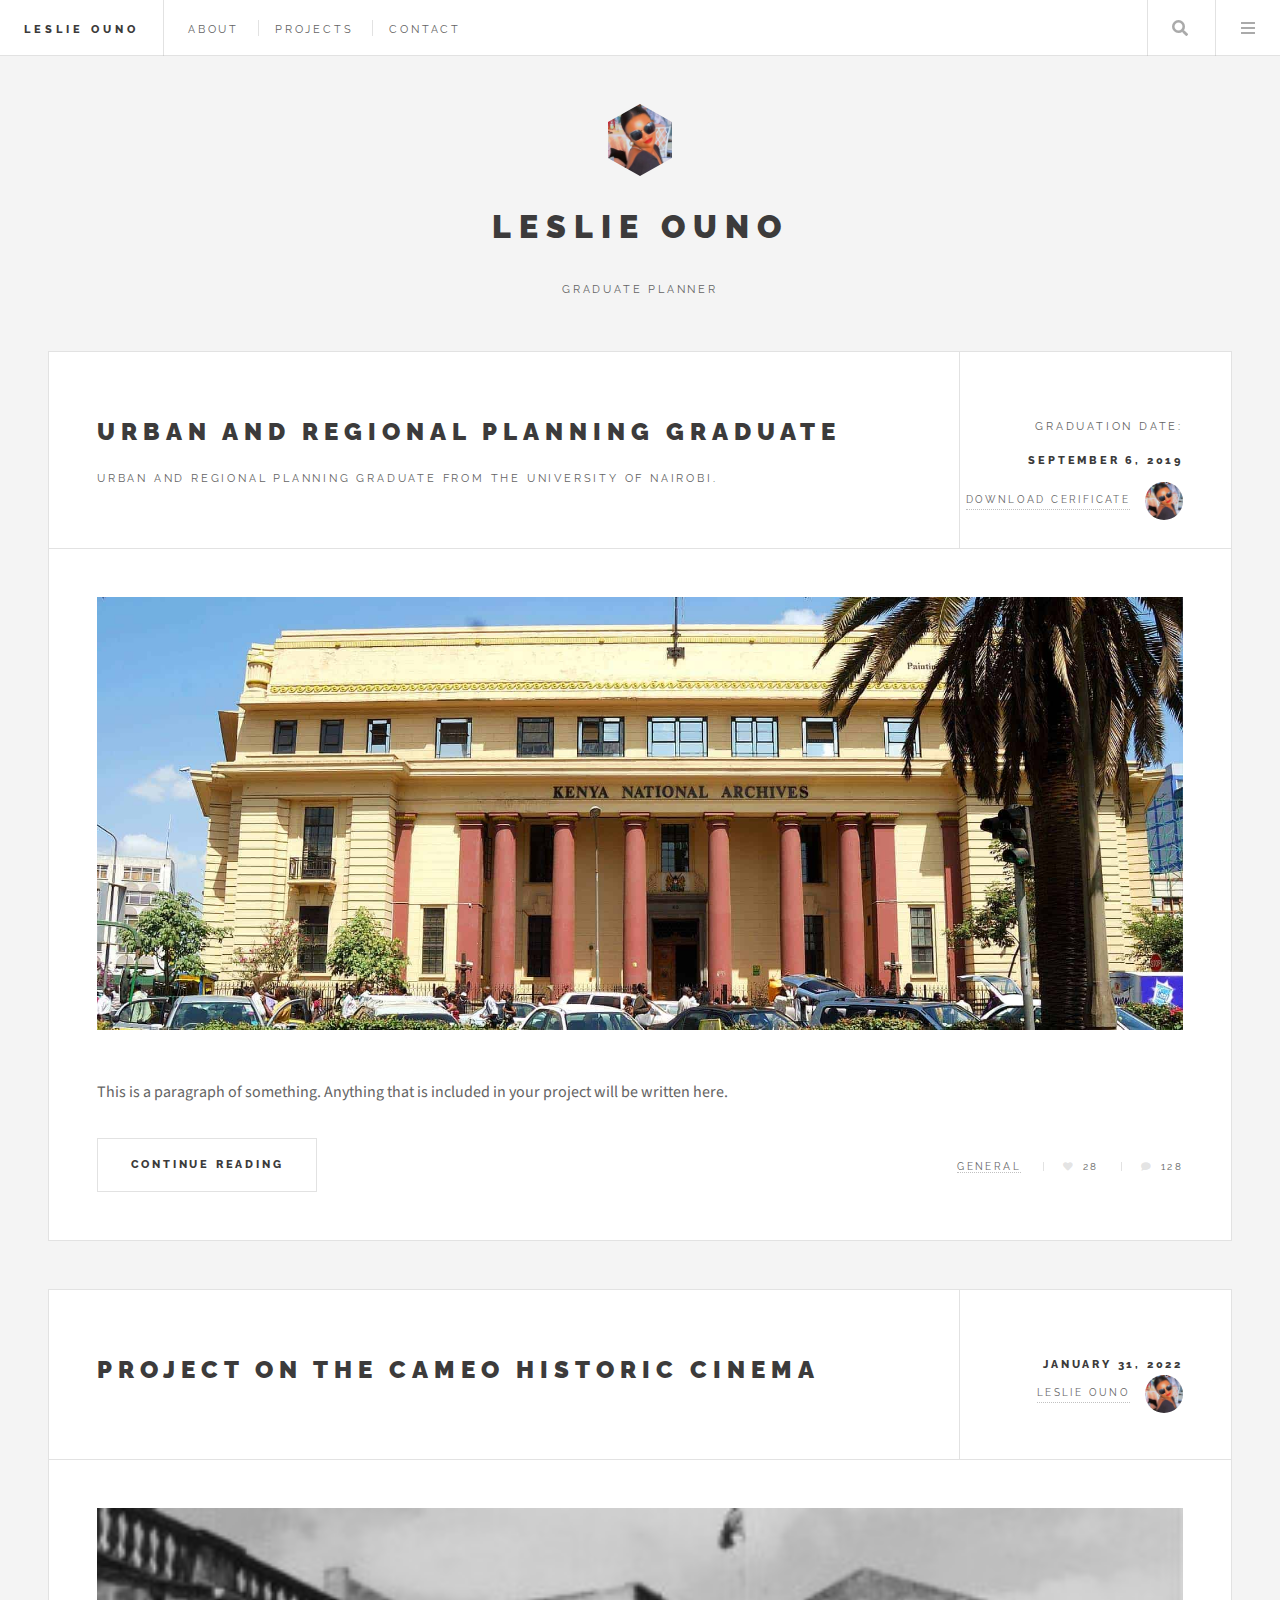
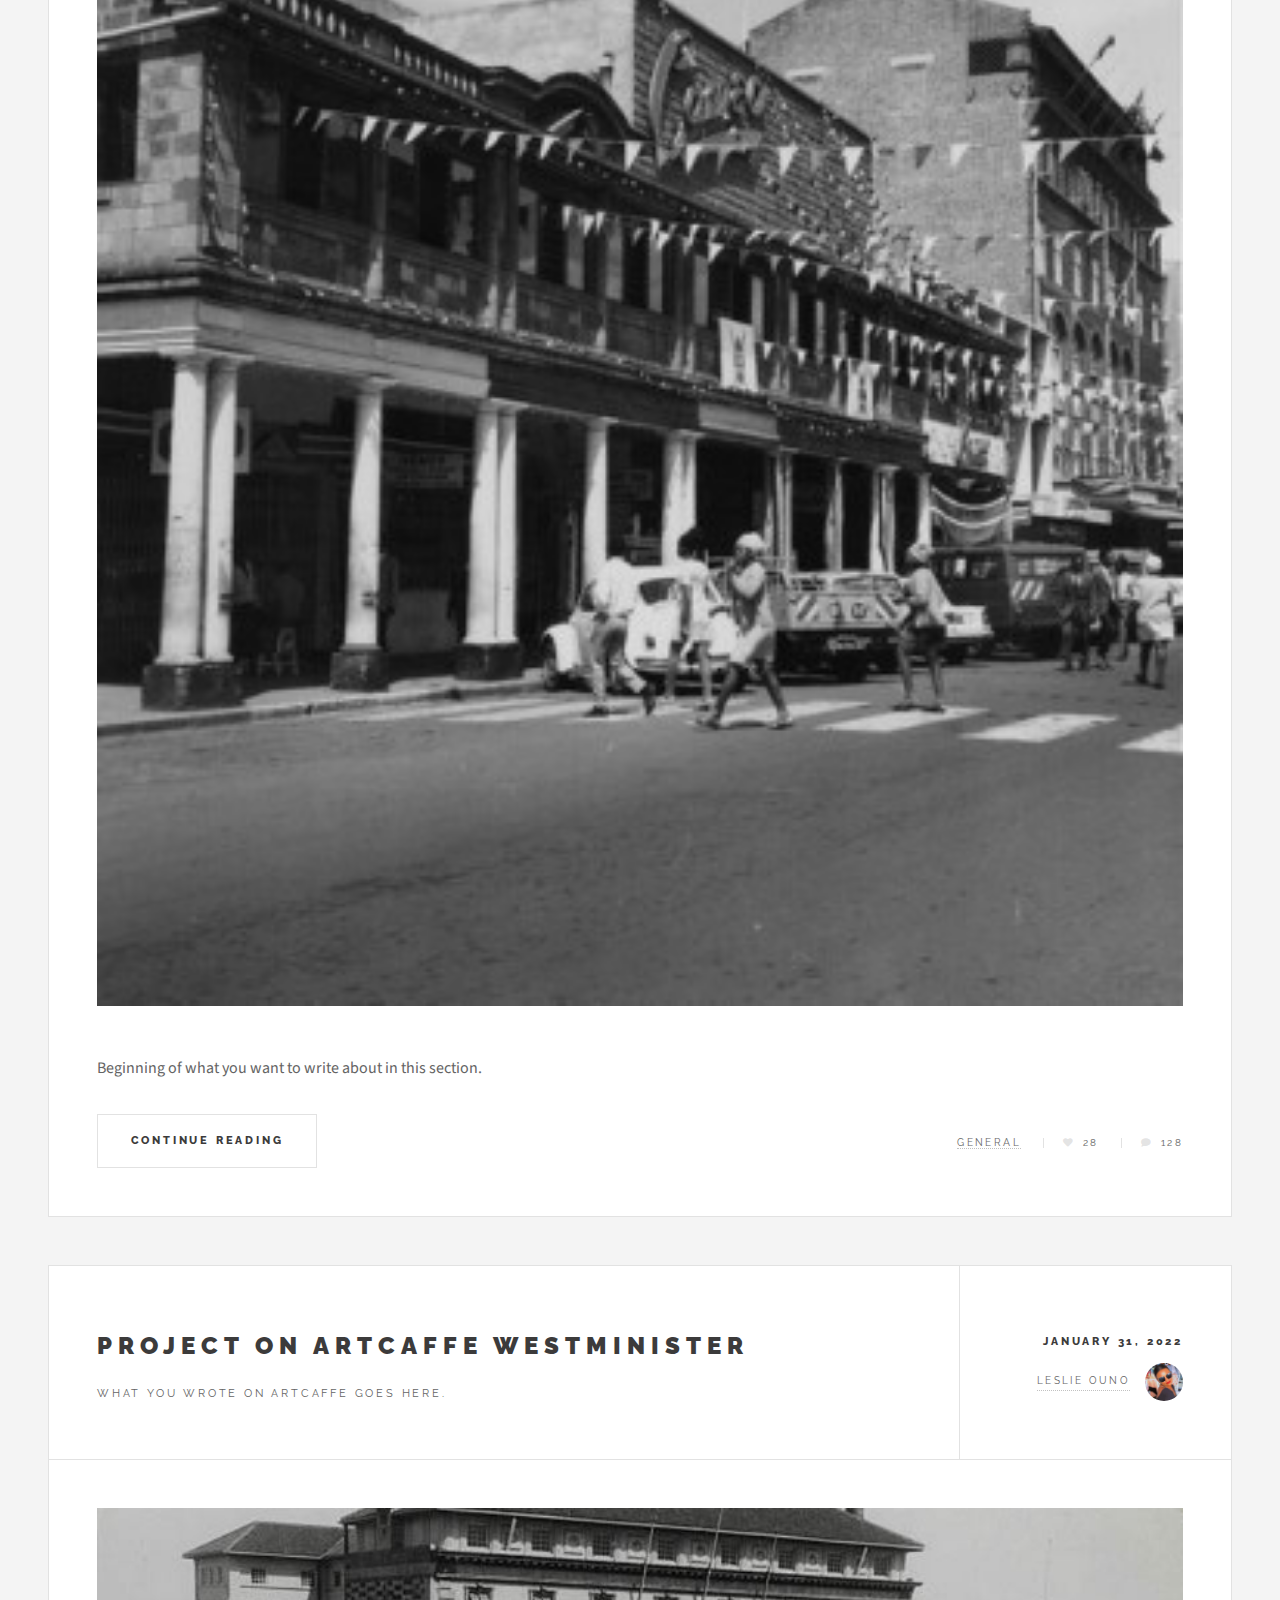
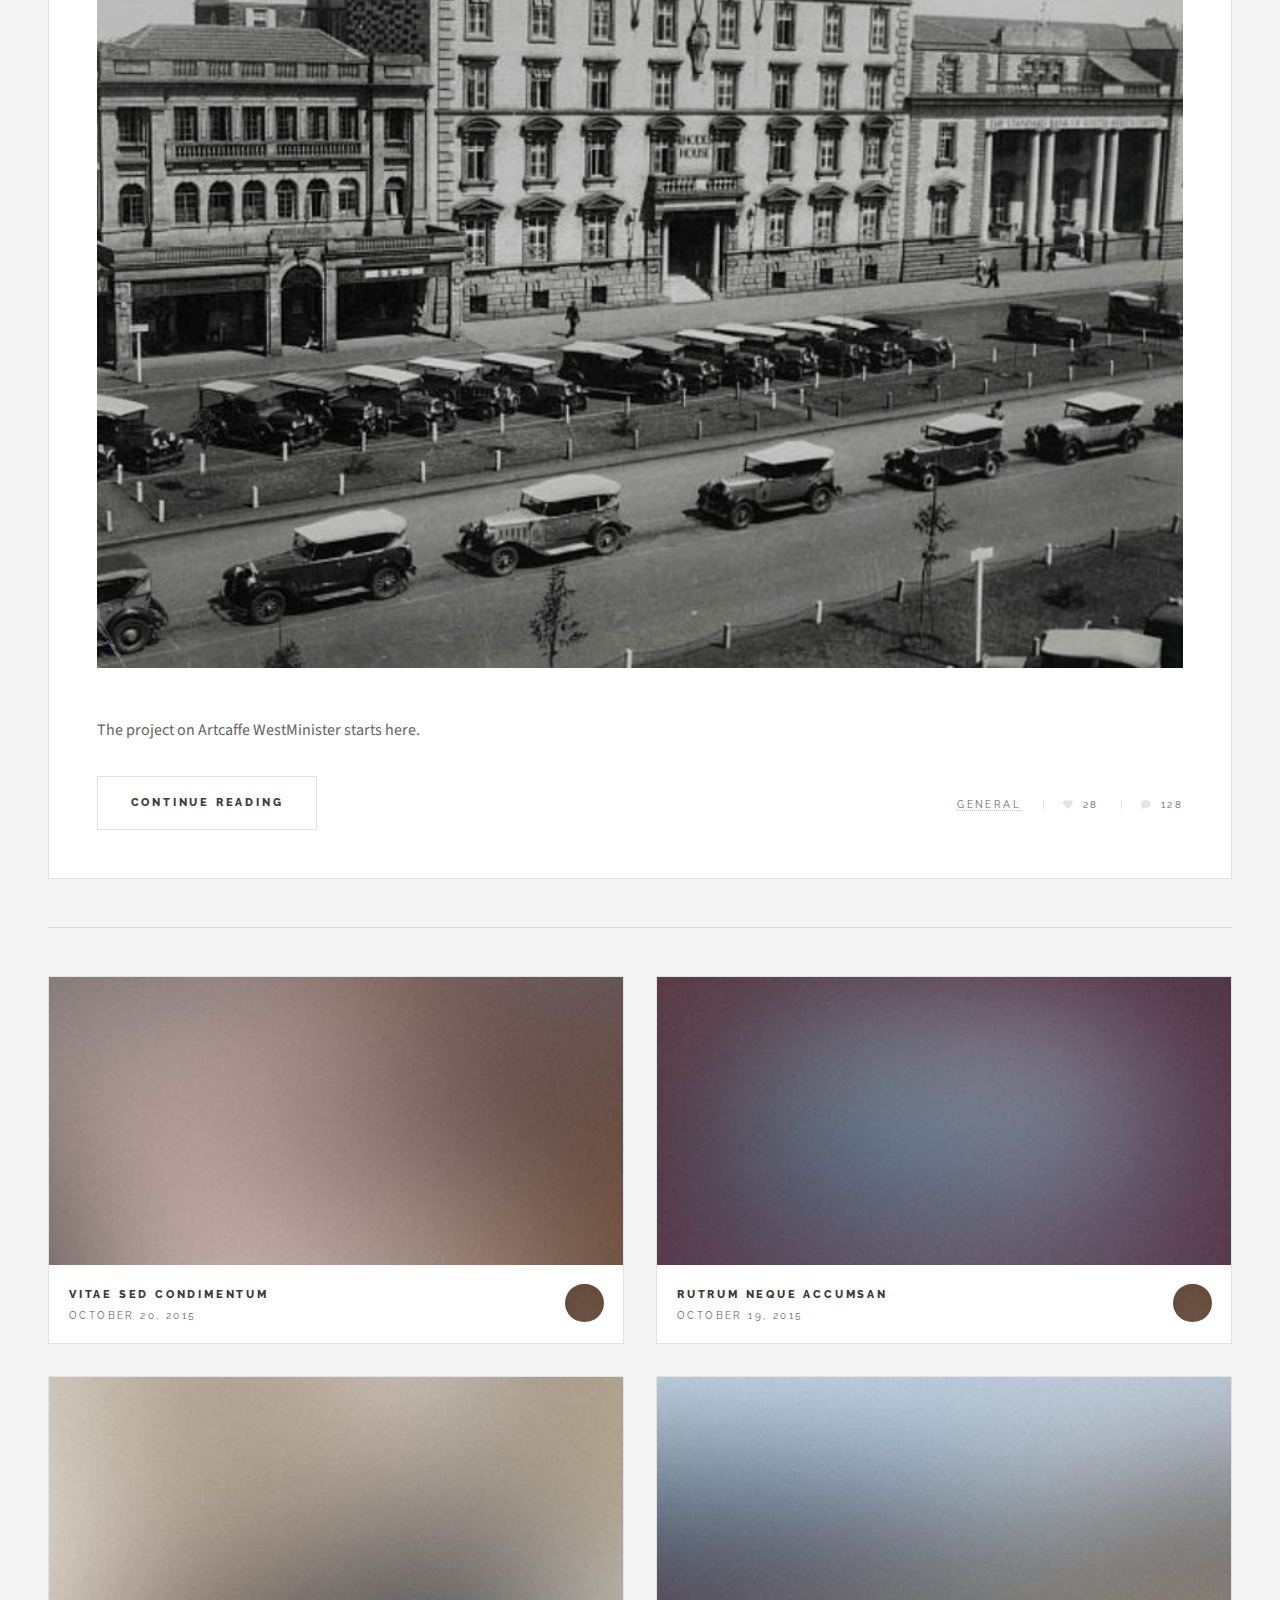
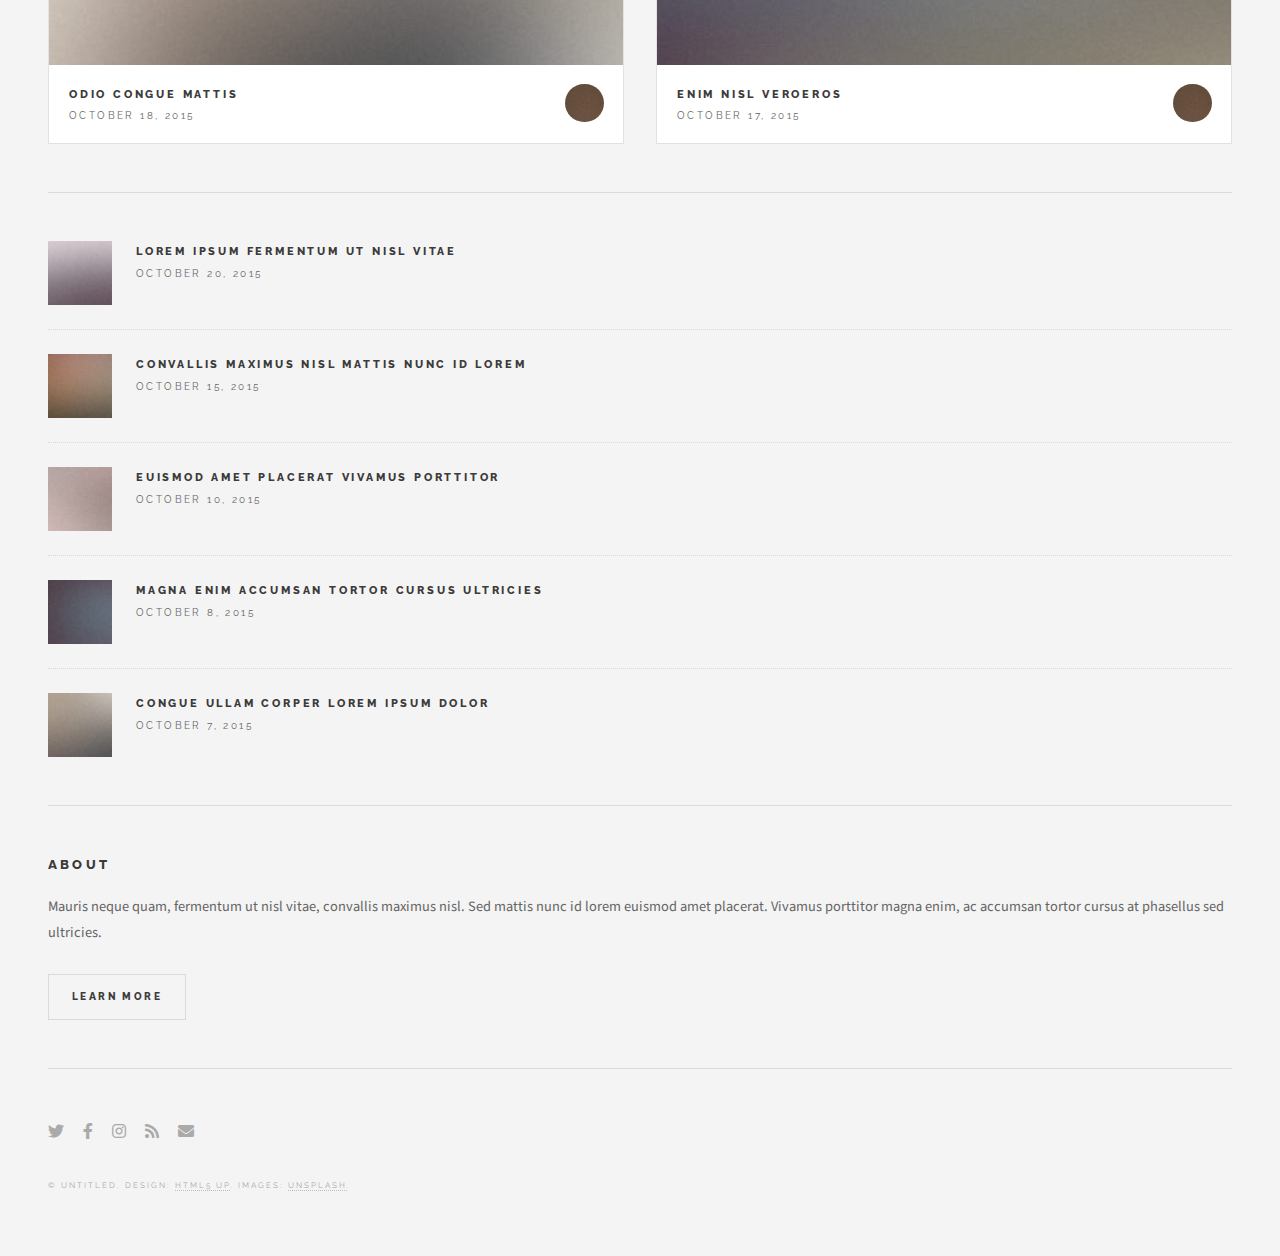
<file: index.html>
<!DOCTYPE HTML>
<html>
	<head>
		<title>Leslie Ouno</title>
		<meta charset="utf-8" />
		<meta name="viewport" content="width=device-width, initial-scale=1, user-scalable=no" />
		<link rel="stylesheet" href="assets/css/main.css" />
	</head>
	<body class="is-preload">

		<!-- Wrapper -->
			<div id="wrapper">

				<!-- Header -->
					<header id="header">
						<h1><a href="index.html">Leslie Ouno</a></h1>
						<nav class="links">
							<ul>
								<li><a href="about.html">About</a></li>
								<li><a href="projects.html">Projects</a></li>
								<li><a href="contact.html">Contact</a></li>
							</ul>
						</nav>
						<nav class="main">
							<ul>
								<li class="search">
									<a class="fa-search" href="#search">Search</a>
									<form id="search" method="get" action="#">
										<input type="text" name="query" placeholder="Search" />
									</form>
								</li>
								<li class="menu">
									<a class="fa-bars" href="#menu">Menu</a>
								</li>
							</ul>
						</nav>
					</header>

				<!-- Menu -->
					<section id="menu">

						<!-- Search -->
							<section>
								<form class="search" method="get" action="#">
									<input type="text" name="query" placeholder="Search" />
								</form>
							</section>

						<!-- Links -->
							<section>
								<ul class="links">
									<li>
										<a href="#">
											<h3>Lorem ipsum</h3>
											<p>Feugiat tempus veroeros dolor</p>
										</a>
									</li>
									<li>
										<a href="#">
											<h3>Dolor sit amet</h3>
											<p>Sed vitae justo condimentum</p>
										</a>
									</li>
									<li>
										<a href="#">
											<h3>Feugiat veroeros</h3>
											<p>Phasellus sed ultricies mi congue</p>
										</a>
									</li>
									<li>
										<a href="#">
											<h3>Etiam sed consequat</h3>
											<p>Porta lectus amet ultricies</p>
										</a>
									</li>
								</ul>
							</section>

						<!-- Actions -->
							<section>
								<ul class="actions stacked">
									<li><a href="#" class="button large fit">Log In</a></li>
								</ul>
							</section>

					</section>

				<!-- Main -->
					<div id="main">

						<!-- Post -->
							<article class="post">
								<header>
									<div class="title">
										<h2>Urban and Regional Planning Graduate</h2>
										<p>Urban and regional planning graduate from the University of Nairobi.</p>
									</div>
									<div class="meta">
										<p>Graduation date:</p>
										<time class="published" datetime="2019-08-6">September 6, 2019</time>
										<a href="#" class="author"><span class="name">Download Cerificate</span><img src="images/leslie.jpg" alt="" /></a>
									</div>
								</header>
								<a href="single.html" class="image featured"><img src="images/kenyanationalarchives1.jpg" alt="" /></a>
								<p>This is a paragraph of something. Anything that is included in your project will be written here.</p>
								<footer>
									<ul class="actions">
										<li><a href="single.html" class="button large">Continue Reading</a></li>
									</ul>
									<ul class="stats">
										<li><a href="#">General</a></li>
										<li><a href="#" class="icon solid fa-heart">28</a></li>
										<li><a href="#" class="icon solid fa-comment">128</a></li>
									</ul>
								</footer>
							</article>

						<!-- Post -->
							<article class="post">
								<header>
									<div class="title">
										<h2><a href="single.html">Project on the Cameo historic cinema</p>
									</div>
									<div class="meta">
										<time class="published" datetime="2015-10-25">January 31, 2022</time>
										<a href="#" class="author"><span class="name">Leslie Ouno</span><img src="images/leslie.jpg" alt="" /></a>
									</div>
								</header>
								<a href="single.html" class="image featured"><img src="images/cameo.jpg" alt="" /></a>
								<p>Beginning of what you want to write about in this section.</p>
								<footer>
									<ul class="actions">
										<li><a href="single.html" class="button large">Continue Reading</a></li>
									</ul>
									<ul class="stats">
										<li><a href="#">General</a></li>
										<li><a href="#" class="icon solid fa-heart">28</a></li>
										<li><a href="#" class="icon solid fa-comment">128</a></li>
									</ul>
								</footer>
							</article>

						<!-- Post -->
							<article class="post">
								<header>
									<div class="title">
										<h2><a href="single.html">Project on Artcaffe WestMinister</a></h2>
										<p>What you wrote on artcaffe goes here.</p>
									</div>
									<div class="meta">
										<time class="published" datetime="2022-01-31">January 31, 2022</time>
										<a href="#" class="author"><span class="name">Leslie Ouno</span><img src="images/leslie.jpg" alt="" /></a>
									</div>
								</header>
								<a href="single.html" class="image featured"><img src="images/artcaffe.jpg" alt="" /></a>
								<p>The project on Artcaffe WestMinister starts here.</p>
								<footer>
									<ul class="actions">
										<li><a href="single.html" class="button large">Continue Reading</a></li>
									</ul>
									<ul class="stats">
										<li><a href="#">General</a></li>
										<li><a href="#" class="icon solid fa-heart">28</a></li>
										<li><a href="#" class="icon solid fa-comment">128</a></li>
									</ul>
								</footer>
							</article>

					</div>

				<!-- Sidebar -->
					<section id="sidebar">

						<!-- Intro -->
							<section id="intro">
								<div class="imageContainer"><a href="#" class="logo"><img id="myImg" src="images/leslie.jpg" alt="" /></a></div>
								<header>
									<h2>Leslie Ouno</h2>
									<p>Graduate Planner</p>
								</header>
							</section>

						<!-- Mini Posts -->
							<section>
								<div class="mini-posts">

									<!-- Mini Post -->
										<article class="mini-post">
											<header>
												<h3><a href="single.html">Vitae sed condimentum</a></h3>
												<time class="published" datetime="2015-10-20">October 20, 2015</time>
												<a href="#" class="author"><img src="images/avatar.jpg" alt="" /></a>
											</header>
											<a href="single.html" class="image"><img src="images/pic04.jpg" alt="" /></a>
										</article>

									<!-- Mini Post -->
										<article class="mini-post">
											<header>
												<h3><a href="single.html">Rutrum neque accumsan</a></h3>
												<time class="published" datetime="2015-10-19">October 19, 2015</time>
												<a href="#" class="author"><img src="images/avatar.jpg" alt="" /></a>
											</header>
											<a href="single.html" class="image"><img src="images/pic05.jpg" alt="" /></a>
										</article>

									<!-- Mini Post -->
										<article class="mini-post">
											<header>
												<h3><a href="single.html">Odio congue mattis</a></h3>
												<time class="published" datetime="2015-10-18">October 18, 2015</time>
												<a href="#" class="author"><img src="images/avatar.jpg" alt="" /></a>
											</header>
											<a href="single.html" class="image"><img src="images/pic06.jpg" alt="" /></a>
										</article>

									<!-- Mini Post -->
										<article class="mini-post">
											<header>
												<h3><a href="single.html">Enim nisl veroeros</a></h3>
												<time class="published" datetime="2015-10-17">October 17, 2015</time>
												<a href="#" class="author"><img src="images/avatar.jpg" alt="" /></a>
											</header>
											<a href="single.html" class="image"><img src="images/pic07.jpg" alt="" /></a>
										</article>

								</div>
							</section>

						<!-- Posts List -->
							<section>
								<ul class="posts">
									<li>
										<article>
											<header>
												<h3><a href="single.html">Lorem ipsum fermentum ut nisl vitae</a></h3>
												<time class="published" datetime="2015-10-20">October 20, 2015</time>
											</header>
											<a href="single.html" class="image"><img src="images/pic08.jpg" alt="" /></a>
										</article>
									</li>
									<li>
										<article>
											<header>
												<h3><a href="single.html">Convallis maximus nisl mattis nunc id lorem</a></h3>
												<time class="published" datetime="2015-10-15">October 15, 2015</time>
											</header>
											<a href="single.html" class="image"><img src="images/pic09.jpg" alt="" /></a>
										</article>
									</li>
									<li>
										<article>
											<header>
												<h3><a href="single.html">Euismod amet placerat vivamus porttitor</a></h3>
												<time class="published" datetime="2015-10-10">October 10, 2015</time>
											</header>
											<a href="single.html" class="image"><img src="images/pic10.jpg" alt="" /></a>
										</article>
									</li>
									<li>
										<article>
											<header>
												<h3><a href="single.html">Magna enim accumsan tortor cursus ultricies</a></h3>
												<time class="published" datetime="2015-10-08">October 8, 2015</time>
											</header>
											<a href="single.html" class="image"><img src="images/pic11.jpg" alt="" /></a>
										</article>
									</li>
									<li>
										<article>
											<header>
												<h3><a href="single.html">Congue ullam corper lorem ipsum dolor</a></h3>
												<time class="published" datetime="2015-10-06">October 7, 2015</time>
											</header>
											<a href="single.html" class="image"><img src="images/pic12.jpg" alt="" /></a>
										</article>
									</li>
								</ul>
							</section>

						<!-- About -->
							<section class="blurb">
								<h2>About</h2>
								<p>Mauris neque quam, fermentum ut nisl vitae, convallis maximus nisl. Sed mattis nunc id lorem euismod amet placerat. Vivamus porttitor magna enim, ac accumsan tortor cursus at phasellus sed ultricies.</p>
								<ul class="actions">
									<li><a href="about.html" class="button">Learn More</a></li>
								</ul>
							</section>

						<!-- Footer -->
							<section id="footer">
								<ul class="icons">
									<li><a href="#" class="icon brands fa-twitter"><span class="label">Twitter</span></a></li>
									<li><a href="#" class="icon brands fa-facebook-f"><span class="label">Facebook</span></a></li>
									<li><a href="#" class="icon brands fa-instagram"><span class="label">Instagram</span></a></li>
									<li><a href="#" class="icon solid fa-rss"><span class="label">RSS</span></a></li>
									<li><a href="#" class="icon solid fa-envelope"><span class="label">Email</span></a></li>
								</ul>
								<p class="copyright">&copy; Untitled. Design: <a href="http://html5up.net">HTML5 UP</a>. Images: <a href="http://unsplash.com">Unsplash</a>.</p>
							</section>

					</section>

			</div>

		<!-- Scripts -->
			<script src="assets/js/jquery.min.js"></script>
			<script src="assets/js/browser.min.js"></script>
			<script src="assets/js/breakpoints.min.js"></script>
			<script src="assets/js/util.js"></script>
			<script src="assets/js/main.js"></script>

	</body>
</html>
</file>
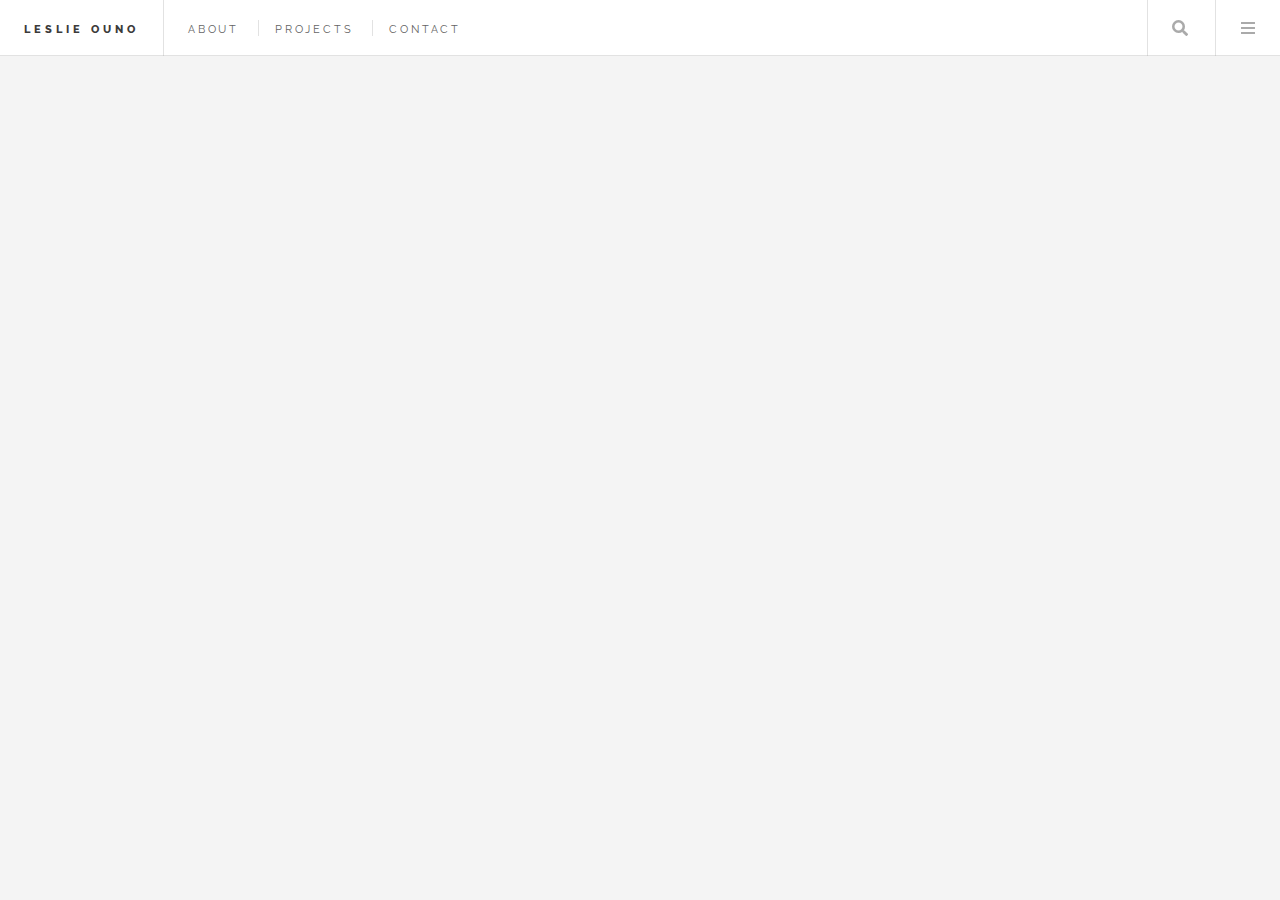
<file: about.html>
<!DOCTYPE HTML>
<html>
	<head>
		<title>Leslie Ouno</title>
		<meta charset="utf-8" />
		<meta name="viewport" content="width=device-width, initial-scale=1, user-scalable=no" />
		<link rel="stylesheet" href="assets/css/main.css" />
	</head>
	<body class="is-preload">

		<!-- Wrapper -->
			<div id="wrapper">

				<!-- Header -->
					<header id="header">
						<h1><a href="index.html">Leslie Ouno</a></h1>
						<nav class="links">
							<ul>
								<li><a href="about.html">About</a></li>
								<li><a href="projects.html">Projects</a></li>
								<li><a href="contact.html">Contact</a></li>
							</ul>
						</nav>
						<nav class="main">
							<ul>
								<li class="search">
									<a class="fa-search" href="#search">Search</a>
									<form id="search" method="get" action="#">
										<input type="text" name="query" placeholder="Search" />
									</form>
								</li>
								<li class="menu">
									<a class="fa-bars" href="#menu">Menu</a>
								</li>
							</ul>
						</nav>
					</header>

				<!-- Menu -->
					<section id="menu">

						<!-- Search -->
							<section>
								<form class="search" method="get" action="#">
									<input type="text" name="query" placeholder="Search" />
								</form>
							</section>

						<!-- Links -->
							<section>
								<ul class="links">
									<li>
										<a href="#">
											<h3>Lorem ipsum</h3>
											<p>Feugiat tempus veroeros dolor</p>
										</a>
									</li>
									<li>
										<a href="#">
											<h3>Dolor sit amet</h3>
											<p>Sed vitae justo condimentum</p>
										</a>
									</li>
									<li>
										<a href="#">
											<h3>Feugiat veroeros</h3>
											<p>Phasellus sed ultricies mi congue</p>
										</a>
									</li>
									<li>
										<a href="#">
											<h3>Etiam sed consequat</h3>
											<p>Porta lectus amet ultricies</p>
										</a>
									</li>
								</ul>
							</section>

						<!-- Actions -->
							<section>
								<ul class="actions stacked">
									<li><a href="#" class="button large fit">Log In</a></li>
								</ul>
							</section>

					</section>
</file>
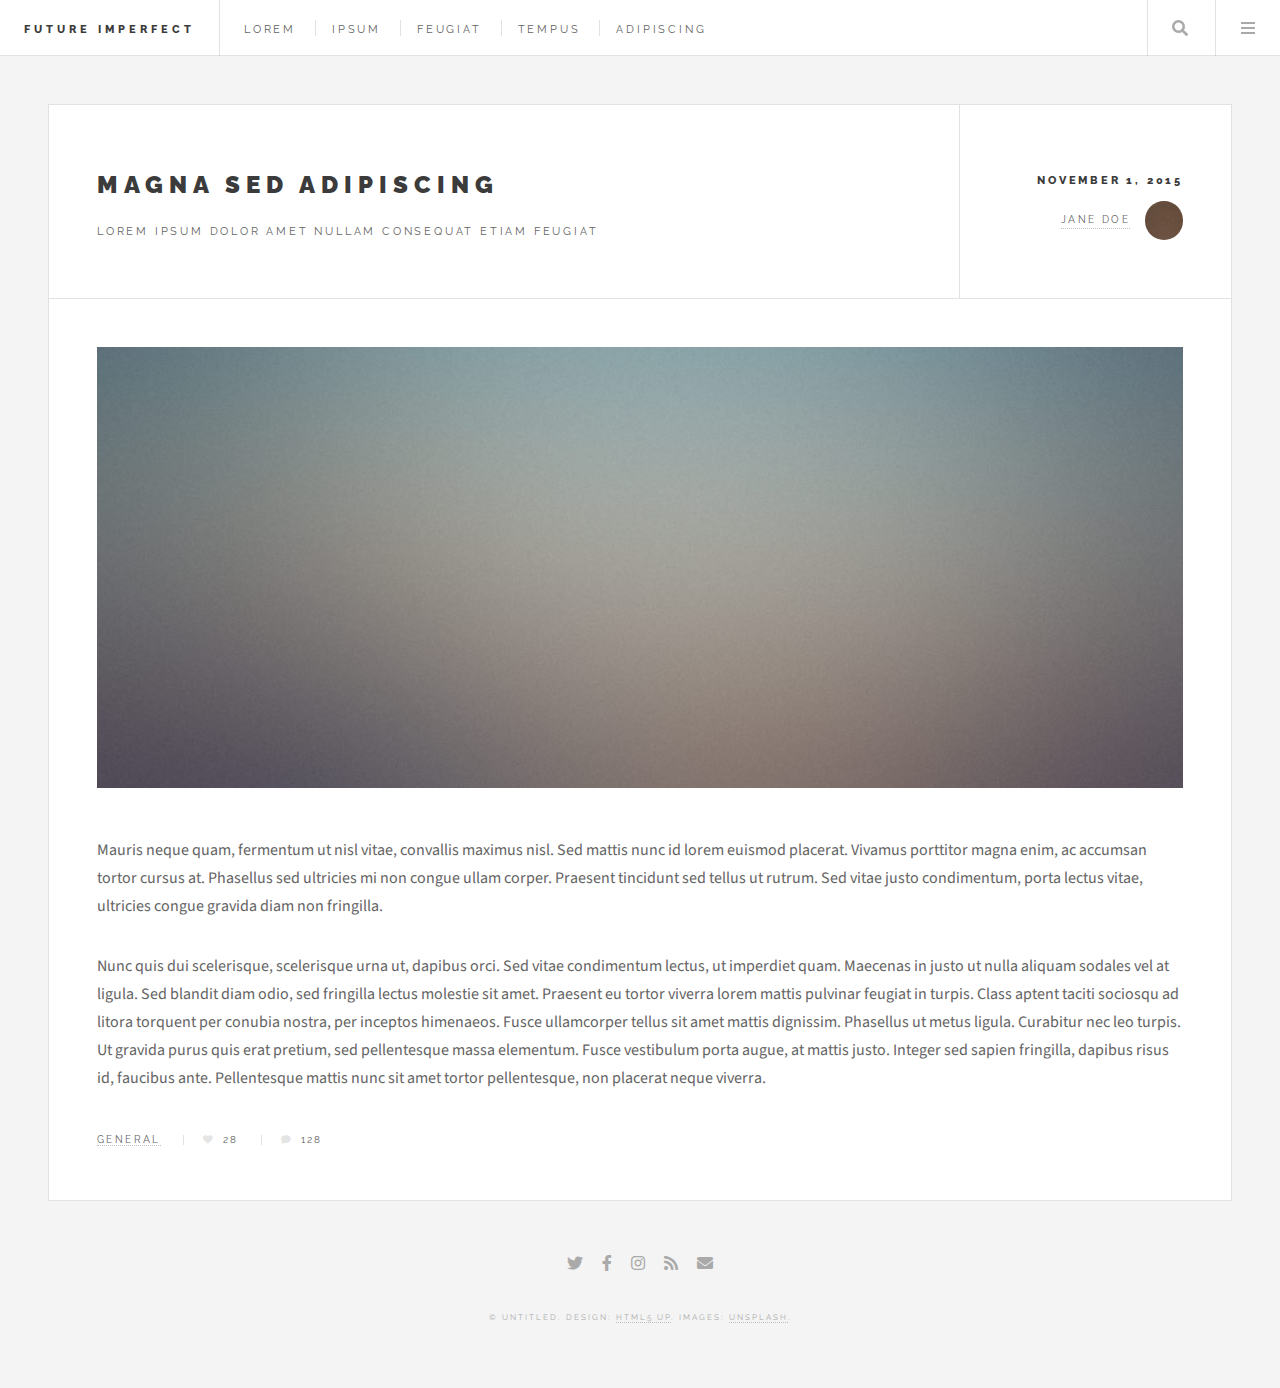
<file: single.html>
<!DOCTYPE HTML>
<!--
	Future Imperfect by HTML5 UP
	html5up.net | @ajlkn
	Free for personal and commercial use under the CCA 3.0 license (html5up.net/license)
-->
<html>
	<head>
		<title>Single - Future Imperfect by HTML5 UP</title>
		<meta charset="utf-8" />
		<meta name="viewport" content="width=device-width, initial-scale=1, user-scalable=no" />
		<link rel="stylesheet" href="assets/css/main.css" />
	</head>
	<body class="single is-preload">

		<!-- Wrapper -->
			<div id="wrapper">

				<!-- Header -->
					<header id="header">
						<h1><a href="index.html">Future Imperfect</a></h1>
						<nav class="links">
							<ul>
								<li><a href="#">Lorem</a></li>
								<li><a href="#">Ipsum</a></li>
								<li><a href="#">Feugiat</a></li>
								<li><a href="#">Tempus</a></li>
								<li><a href="#">Adipiscing</a></li>
							</ul>
						</nav>
						<nav class="main">
							<ul>
								<li class="search">
									<a class="fa-search" href="#search">Search</a>
									<form id="search" method="get" action="#">
										<input type="text" name="query" placeholder="Search" />
									</form>
								</li>
								<li class="menu">
									<a class="fa-bars" href="#menu">Menu</a>
								</li>
							</ul>
						</nav>
					</header>

				<!-- Menu -->
					<section id="menu">

						<!-- Search -->
							<section>
								<form class="search" method="get" action="#">
									<input type="text" name="query" placeholder="Search" />
								</form>
							</section>

						<!-- Links -->
							<section>
								<ul class="links">
									<li>
										<a href="#">
											<h3>Lorem ipsum</h3>
											<p>Feugiat tempus veroeros dolor</p>
										</a>
									</li>
									<li>
										<a href="#">
											<h3>Dolor sit amet</h3>
											<p>Sed vitae justo condimentum</p>
										</a>
									</li>
									<li>
										<a href="#">
											<h3>Feugiat veroeros</h3>
											<p>Phasellus sed ultricies mi congue</p>
										</a>
									</li>
									<li>
										<a href="#">
											<h3>Etiam sed consequat</h3>
											<p>Porta lectus amet ultricies</p>
										</a>
									</li>
								</ul>
							</section>

						<!-- Actions -->
							<section>
								<ul class="actions stacked">
									<li><a href="#" class="button large fit">Log In</a></li>
								</ul>
							</section>

					</section>

				<!-- Main -->
					<div id="main">

						<!-- Post -->
							<article class="post">
								<header>
									<div class="title">
										<h2><a href="#">Magna sed adipiscing</a></h2>
										<p>Lorem ipsum dolor amet nullam consequat etiam feugiat</p>
									</div>
									<div class="meta">
										<time class="published" datetime="2015-11-01">November 1, 2015</time>
										<a href="#" class="author"><span class="name">Jane Doe</span><img src="images/avatar.jpg" alt="" /></a>
									</div>
								</header>
								<span class="image featured"><img src="images/pic01.jpg" alt="" /></span>
								<p>Mauris neque quam, fermentum ut nisl vitae, convallis maximus nisl. Sed mattis nunc id lorem euismod placerat. Vivamus porttitor magna enim, ac accumsan tortor cursus at. Phasellus sed ultricies mi non congue ullam corper. Praesent tincidunt sed tellus ut rutrum. Sed vitae justo condimentum, porta lectus vitae, ultricies congue gravida diam non fringilla.</p>
								<p>Nunc quis dui scelerisque, scelerisque urna ut, dapibus orci. Sed vitae condimentum lectus, ut imperdiet quam. Maecenas in justo ut nulla aliquam sodales vel at ligula. Sed blandit diam odio, sed fringilla lectus molestie sit amet. Praesent eu tortor viverra lorem mattis pulvinar feugiat in turpis. Class aptent taciti sociosqu ad litora torquent per conubia nostra, per inceptos himenaeos. Fusce ullamcorper tellus sit amet mattis dignissim. Phasellus ut metus ligula. Curabitur nec leo turpis. Ut gravida purus quis erat pretium, sed pellentesque massa elementum. Fusce vestibulum porta augue, at mattis justo. Integer sed sapien fringilla, dapibus risus id, faucibus ante. Pellentesque mattis nunc sit amet tortor pellentesque, non placerat neque viverra. </p>
								<footer>
									<ul class="stats">
										<li><a href="#">General</a></li>
										<li><a href="#" class="icon solid fa-heart">28</a></li>
										<li><a href="#" class="icon solid fa-comment">128</a></li>
									</ul>
								</footer>
							</article>

					</div>

				<!-- Footer -->
					<section id="footer">
						<ul class="icons">
							<li><a href="#" class="icon brands fa-twitter"><span class="label">Twitter</span></a></li>
							<li><a href="#" class="icon brands fa-facebook-f"><span class="label">Facebook</span></a></li>
							<li><a href="#" class="icon brands fa-instagram"><span class="label">Instagram</span></a></li>
							<li><a href="#" class="icon solid fa-rss"><span class="label">RSS</span></a></li>
							<li><a href="#" class="icon solid fa-envelope"><span class="label">Email</span></a></li>
						</ul>
						<p class="copyright">&copy; Untitled. Design: <a href="http://html5up.net">HTML5 UP</a>. Images: <a href="http://unsplash.com">Unsplash</a>.</p>
					</section>

			</div>

		<!-- Scripts -->
			<script src="assets/js/jquery.min.js"></script>
			<script src="assets/js/browser.min.js"></script>
			<script src="assets/js/breakpoints.min.js"></script>
			<script src="assets/js/util.js"></script>
			<script src="assets/js/main.js"></script>

	</body>
</html>
</file>
<file: assets/css/main.css>
@import url(fontawesome-all.min.css);
@import url("https://fonts.googleapis.com/css?family=Source+Sans+Pro:400,700|Raleway:400,800,900");

/*
	Future Imperfect by HTML5 UP
	html5up.net | @ajlkn
	Free for personal and commercial use under the CCA 3.0 license (html5up.net/license)
*/

html, body, div, span, applet, object,
iframe, h1, h2, h3, h4, h5, h6, p, blockquote,
pre, a, abbr, acronym, address, big, cite,
code, del, dfn, em, img, ins, kbd, q, s, samp,
small, strike, strong, sub, sup, tt, var, b,
u, i, center, dl, dt, dd, ol, ul, li, fieldset,
form, label, legend, table, caption, tbody,
tfoot, thead, tr, th, td, article, aside,
canvas, details, embed, figure, figcaption,
footer, header, hgroup, menu, nav, output, ruby,
section, summary, time, mark, audio, video {
	margin: 0;
	padding: 0;
	border: 0;
	font-size: 100%;
	font: inherit;
	vertical-align: baseline;}

article, aside, details, figcaption, figure,
footer, header, hgroup, menu, nav, section {
	display: block;}

body {
	line-height: 1;
}

ol, ul {
	list-style: none;
}

blockquote, q {
	quotes: none;
}

	blockquote:before, blockquote:after, q:before, q:after {
		content: '';
		content: none;
	}

table {
	border-collapse: collapse;
	border-spacing: 0;
}

body {
	-webkit-text-size-adjust: none;
}

mark {
	background-color: transparent;
	color: inherit;
}

input::-moz-focus-inner {
	border: 0;
	padding: 0;
}

input, select, textarea {
	-moz-appearance: none;
	-webkit-appearance: none;
	-ms-appearance: none;
	appearance: none;
}

/* Basic */

	@-ms-viewport {
		width: device-width;
	}

	body {
		-ms-overflow-style: scrollbar;
	}

	@media screen and (max-width: 480px) {

		html, body {
			min-width: 320px;
		}

	}

	html {
		box-sizing: border-box;
	}

	*, *:before, *:after {
		box-sizing: inherit;
	}

	body {
		background: #f4f4f4;
	}

		body.is-preload *, body.is-preload *:before, body.is-preload *:after {
			-moz-animation: none !important;
			-webkit-animation: none !important;
			-ms-animation: none !important;
			animation: none !important;
			-moz-transition: none !important;
			-webkit-transition: none !important;
			-ms-transition: none !important;
			transition: none !important;
		}

/* Type */

	body, input, select, textarea {
		color: #646464;
		font-family: "Source Sans Pro", Helvetica, sans-serif;
		font-size: 14pt;
		font-weight: 400;
		line-height: 1.75;
	}

		@media screen and (max-width: 1680px) {

			body, input, select, textarea {
				font-size: 12pt;
			}

		}

		@media screen and (max-width: 1280px) {

			body, input, select, textarea {
				font-size: 12pt;
			}

		}

		@media screen and (max-width: 980px) {

			body, input, select, textarea {
				font-size: 12pt;
			}

		}

		@media screen and (max-width: 736px) {

			body, input, select, textarea {
				font-size: 12pt;
			}

		}

		@media screen and (max-width: 480px) {

			body, input, select, textarea {
				font-size: 12pt;
			}

		}

	a {
		-moz-transition: color 0.2s ease, border-bottom-color 0.2s ease;
		-webkit-transition: color 0.2s ease, border-bottom-color 0.2s ease;
		-ms-transition: color 0.2s ease, border-bottom-color 0.2s ease;
		transition: color 0.2s ease, border-bottom-color 0.2s ease;
		border-bottom: dotted 1px rgba(160, 160, 160, 0.65);
		color: inherit;
		text-decoration: none;
	}

		a:before {
			-moz-transition: color 0.2s ease;
			-webkit-transition: color 0.2s ease;
			-ms-transition: color 0.2s ease;
			transition: color 0.2s ease;
		}

		a:hover {
			border-bottom-color: transparent;
			color: #2ebaae !important;
		}

			a:hover:before {
				color: #2ebaae !important;
			}

	strong, b {
		color: #3c3b3b;
		font-weight: 700;
	}

	em, i {
		font-style: italic;
	}

	p {
		margin: 0 0 2em 0;
	}

	h1, h2, h3, h4, h5, h6 {
		color: #3c3b3b;
		font-family: "Raleway", Helvetica, sans-serif;
		font-weight: 800;
		letter-spacing: 0.25em;
		line-height: 1.65;
		margin: 0 0 1em 0;
		text-transform: uppercase;
	}

		h1 a, h2 a, h3 a, h4 a, h5 a, h6 a {
			color: inherit;
			border-bottom: 0;
		}

	h2 {
		font-size: 1.1em;
	}

	h3 {
		font-size: 0.9em;
	}

	h4 {
		font-size: 0.7em;
	}

	h5 {
		font-size: 0.7em;
	}

	h6 {
		font-size: 0.7em;
	}

	sub {
		font-size: 0.8em;
		position: relative;
		top: 0.5em;
	}

	sup {
		font-size: 0.8em;
		position: relative;
		top: -0.5em;
	}

	blockquote {
		border-left: solid 4px rgba(160, 160, 160, 0.3);
		font-style: italic;
		margin: 0 0 2em 0;
		padding: 0.5em 0 0.5em 2em;
	}

	code {
		background: rgba(160, 160, 160, 0.075);
		border: solid 1px rgba(160, 160, 160, 0.3);
		font-family: "Courier New", monospace;
		font-size: 0.9em;
		margin: 0 0.25em;
		padding: 0.25em 0.65em;
	}

	pre {
		-webkit-overflow-scrolling: touch;
		font-family: "Courier New", monospace;
		font-size: 0.9em;
		margin: 0 0 2em 0;
	}

		pre code {
			display: block;
			line-height: 1.75em;
			padding: 1em 1.5em;
			overflow-x: auto;
		}

	hr {
		border: 0;
		border-bottom: solid 1px rgba(160, 160, 160, 0.3);
		margin: 2em 0;
	}

		hr.major {
			margin: 3em 0;
		}

	.align-left {
		text-align: left;
	}

	.align-center {
		text-align: center;
	}

	.align-right {
		text-align: right;
	}

/* Row */

	.row {
		display: flex;
		flex-wrap: wrap;
		box-sizing: border-box;
		align-items: stretch;
	}

		.row > * {
			box-sizing: border-box;
		}

		.row.gtr-uniform > * > :last-child {
			margin-bottom: 0;
		}

		.row.aln-left {
			justify-content: flex-start;
		}

		.row.aln-center {
			justify-content: center;
		}

		.row.aln-right {
			justify-content: flex-end;
		}

		.row.aln-top {
			align-items: flex-start;
		}

		.row.aln-middle {
			align-items: center;
		}

		.row.aln-bottom {
			align-items: flex-end;
		}

		.row > .imp {
			order: -1;
		}

		.row > .col-1 {
			width: 8.33333%;
		}

		.row > .off-1 {
			margin-left: 8.33333%;
		}

		.row > .col-2 {
			width: 16.66667%;
		}

		.row > .off-2 {
			margin-left: 16.66667%;
		}

		.row > .col-3 {
			width: 25%;
		}

		.row > .off-3 {
			margin-left: 25%;
		}

		.row > .col-4 {
			width: 33.33333%;
		}

		.row > .off-4 {
			margin-left: 33.33333%;
		}

		.row > .col-5 {
			width: 41.66667%;
		}

		.row > .off-5 {
			margin-left: 41.66667%;
		}

		.row > .col-6 {
			width: 50%;
		}

		.row > .off-6 {
			margin-left: 50%;
		}

		.row > .col-7 {
			width: 58.33333%;
		}

		.row > .off-7 {
			margin-left: 58.33333%;
		}

		.row > .col-8 {
			width: 66.66667%;
		}

		.row > .off-8 {
			margin-left: 66.66667%;
		}

		.row > .col-9 {
			width: 75%;
		}

		.row > .off-9 {
			margin-left: 75%;
		}

		.row > .col-10 {
			width: 83.33333%;
		}

		.row > .off-10 {
			margin-left: 83.33333%;
		}

		.row > .col-11 {
			width: 91.66667%;
		}

		.row > .off-11 {
			margin-left: 91.66667%;
		}

		.row > .col-12 {
			width: 100%;
		}

		.row > .off-12 {
			margin-left: 100%;
		}

		.row.gtr-0 {
			margin-top: 0;
			margin-left: 0em;
		}

			.row.gtr-0 > * {
				padding: 0 0 0 0em;
			}

			.row.gtr-0.gtr-uniform {
				margin-top: 0em;
			}

				.row.gtr-0.gtr-uniform > * {
					padding-top: 0em;
				}

		.row.gtr-25 {
			margin-top: 0;
			margin-left: -0.25em;
		}

			.row.gtr-25 > * {
				padding: 0 0 0 0.25em;
			}

			.row.gtr-25.gtr-uniform {
				margin-top: -0.25em;
			}

				.row.gtr-25.gtr-uniform > * {
					padding-top: 0.25em;
				}

		.row.gtr-50 {
			margin-top: 0;
			margin-left: -0.5em;
		}

			.row.gtr-50 > * {
				padding: 0 0 0 0.5em;
			}

			.row.gtr-50.gtr-uniform {
				margin-top: -0.5em;
			}

				.row.gtr-50.gtr-uniform > * {
					padding-top: 0.5em;
				}

		.row {
			margin-top: 0;
			margin-left: -1em;
		}

			.row > * {
				padding: 0 0 0 1em;
			}

			.row.gtr-uniform {
				margin-top: -1em;
			}

				.row.gtr-uniform > * {
					padding-top: 1em;
				}

		.row.gtr-150 {
			margin-top: 0;
			margin-left: -1.5em;
		}

			.row.gtr-150 > * {
				padding: 0 0 0 1.5em;
			}

			.row.gtr-150.gtr-uniform {
				margin-top: -1.5em;
			}

				.row.gtr-150.gtr-uniform > * {
					padding-top: 1.5em;
				}

		.row.gtr-200 {
			margin-top: 0;
			margin-left: -2em;
		}

			.row.gtr-200 > * {
				padding: 0 0 0 2em;
			}

			.row.gtr-200.gtr-uniform {
				margin-top: -2em;
			}

				.row.gtr-200.gtr-uniform > * {
					padding-top: 2em;
				}

		@media screen and (max-width: 1680px) {

			.row {
				display: flex;
				flex-wrap: wrap;
				box-sizing: border-box;
				align-items: stretch;
			}

				.row > * {
					box-sizing: border-box;
				}

				.row.gtr-uniform > * > :last-child {
					margin-bottom: 0;
				}

				.row.aln-left {
					justify-content: flex-start;
				}

				.row.aln-center {
					justify-content: center;
				}

				.row.aln-right {
					justify-content: flex-end;
				}

				.row.aln-top {
					align-items: flex-start;
				}

				.row.aln-middle {
					align-items: center;
				}

				.row.aln-bottom {
					align-items: flex-end;
				}

				.row > .imp-xlarge {
					order: -1;
				}

				.row > .col-1-xlarge {
					width: 8.33333%;
				}

				.row > .off-1-xlarge {
					margin-left: 8.33333%;
				}

				.row > .col-2-xlarge {
					width: 16.66667%;
				}

				.row > .off-2-xlarge {
					margin-left: 16.66667%;
				}

				.row > .col-3-xlarge {
					width: 25%;
				}

				.row > .off-3-xlarge {
					margin-left: 25%;
				}

				.row > .col-4-xlarge {
					width: 33.33333%;
				}

				.row > .off-4-xlarge {
					margin-left: 33.33333%;
				}

				.row > .col-5-xlarge {
					width: 41.66667%;
				}

				.row > .off-5-xlarge {
					margin-left: 41.66667%;
				}

				.row > .col-6-xlarge {
					width: 50%;
				}

				.row > .off-6-xlarge {
					margin-left: 50%;
				}

				.row > .col-7-xlarge {
					width: 58.33333%;
				}

				.row > .off-7-xlarge {
					margin-left: 58.33333%;
				}

				.row > .col-8-xlarge {
					width: 66.66667%;
				}

				.row > .off-8-xlarge {
					margin-left: 66.66667%;
				}

				.row > .col-9-xlarge {
					width: 75%;
				}

				.row > .off-9-xlarge {
					margin-left: 75%;
				}

				.row > .col-10-xlarge {
					width: 83.33333%;
				}

				.row > .off-10-xlarge {
					margin-left: 83.33333%;
				}

				.row > .col-11-xlarge {
					width: 91.66667%;
				}

				.row > .off-11-xlarge {
					margin-left: 91.66667%;
				}

				.row > .col-12-xlarge {
					width: 100%;
				}

				.row > .off-12-xlarge {
					margin-left: 100%;
				}

				.row.gtr-0 {
					margin-top: 0;
					margin-left: 0em;
				}

					.row.gtr-0 > * {
						padding: 0 0 0 0em;
					}

					.row.gtr-0.gtr-uniform {
						margin-top: 0em;
					}

						.row.gtr-0.gtr-uniform > * {
							padding-top: 0em;
						}

				.row.gtr-25 {
					margin-top: 0;
					margin-left: -0.25em;
				}

					.row.gtr-25 > * {
						padding: 0 0 0 0.25em;
					}

					.row.gtr-25.gtr-uniform {
						margin-top: -0.25em;
					}

						.row.gtr-25.gtr-uniform > * {
							padding-top: 0.25em;
						}

				.row.gtr-50 {
					margin-top: 0;
					margin-left: -0.5em;
				}

					.row.gtr-50 > * {
						padding: 0 0 0 0.5em;
					}

					.row.gtr-50.gtr-uniform {
						margin-top: -0.5em;
					}

						.row.gtr-50.gtr-uniform > * {
							padding-top: 0.5em;
						}

				.row {
					margin-top: 0;
					margin-left: -1em;
				}

					.row > * {
						padding: 0 0 0 1em;
					}

					.row.gtr-uniform {
						margin-top: -1em;
					}

						.row.gtr-uniform > * {
							padding-top: 1em;
						}

				.row.gtr-150 {
					margin-top: 0;
					margin-left: -1.5em;
				}

					.row.gtr-150 > * {
						padding: 0 0 0 1.5em;
					}

					.row.gtr-150.gtr-uniform {
						margin-top: -1.5em;
					}

						.row.gtr-150.gtr-uniform > * {
							padding-top: 1.5em;
						}

				.row.gtr-200 {
					margin-top: 0;
					margin-left: -2em;
				}

					.row.gtr-200 > * {
						padding: 0 0 0 2em;
					}

					.row.gtr-200.gtr-uniform {
						margin-top: -2em;
					}

						.row.gtr-200.gtr-uniform > * {
							padding-top: 2em;
						}

		}

		@media screen and (max-width: 1280px) {

			.row {
				display: flex;
				flex-wrap: wrap;
				box-sizing: border-box;
				align-items: stretch;
			}

				.row > * {
					box-sizing: border-box;
				}

				.row.gtr-uniform > * > :last-child {
					margin-bottom: 0;
				}

				.row.aln-left {
					justify-content: flex-start;
				}

				.row.aln-center {
					justify-content: center;
				}

				.row.aln-right {
					justify-content: flex-end;
				}

				.row.aln-top {
					align-items: flex-start;
				}

				.row.aln-middle {
					align-items: center;
				}

				.row.aln-bottom {
					align-items: flex-end;
				}

				.row > .imp-large {
					order: -1;
				}

				.row > .col-1-large {
					width: 8.33333%;
				}

				.row > .off-1-large {
					margin-left: 8.33333%;
				}

				.row > .col-2-large {
					width: 16.66667%;
				}

				.row > .off-2-large {
					margin-left: 16.66667%;
				}

				.row > .col-3-large {
					width: 25%;
				}

				.row > .off-3-large {
					margin-left: 25%;
				}

				.row > .col-4-large {
					width: 33.33333%;
				}

				.row > .off-4-large {
					margin-left: 33.33333%;
				}

				.row > .col-5-large {
					width: 41.66667%;
				}

				.row > .off-5-large {
					margin-left: 41.66667%;
				}

				.row > .col-6-large {
					width: 50%;
				}

				.row > .off-6-large {
					margin-left: 50%;
				}

				.row > .col-7-large {
					width: 58.33333%;
				}

				.row > .off-7-large {
					margin-left: 58.33333%;
				}

				.row > .col-8-large {
					width: 66.66667%;
				}

				.row > .off-8-large {
					margin-left: 66.66667%;
				}

				.row > .col-9-large {
					width: 75%;
				}

				.row > .off-9-large {
					margin-left: 75%;
				}

				.row > .col-10-large {
					width: 83.33333%;
				}

				.row > .off-10-large {
					margin-left: 83.33333%;
				}

				.row > .col-11-large {
					width: 91.66667%;
				}

				.row > .off-11-large {
					margin-left: 91.66667%;
				}

				.row > .col-12-large {
					width: 100%;
				}

				.row > .off-12-large {
					margin-left: 100%;
				}

				.row.gtr-0 {
					margin-top: 0;
					margin-left: 0em;
				}

					.row.gtr-0 > * {
						padding: 0 0 0 0em;
					}

					.row.gtr-0.gtr-uniform {
						margin-top: 0em;
					}

						.row.gtr-0.gtr-uniform > * {
							padding-top: 0em;
						}

				.row.gtr-25 {
					margin-top: 0;
					margin-left: -0.25em;
				}

					.row.gtr-25 > * {
						padding: 0 0 0 0.25em;
					}

					.row.gtr-25.gtr-uniform {
						margin-top: -0.25em;
					}

						.row.gtr-25.gtr-uniform > * {
							padding-top: 0.25em;
						}

				.row.gtr-50 {
					margin-top: 0;
					margin-left: -0.5em;
				}

					.row.gtr-50 > * {
						padding: 0 0 0 0.5em;
					}

					.row.gtr-50.gtr-uniform {
						margin-top: -0.5em;
					}

						.row.gtr-50.gtr-uniform > * {
							padding-top: 0.5em;
						}

				.row {
					margin-top: 0;
					margin-left: -1em;
				}

					.row > * {
						padding: 0 0 0 1em;
					}

					.row.gtr-uniform {
						margin-top: -1em;
					}

						.row.gtr-uniform > * {
							padding-top: 1em;
						}

				.row.gtr-150 {
					margin-top: 0;
					margin-left: -1.5em;
				}

					.row.gtr-150 > * {
						padding: 0 0 0 1.5em;
					}

					.row.gtr-150.gtr-uniform {
						margin-top: -1.5em;
					}

						.row.gtr-150.gtr-uniform > * {
							padding-top: 1.5em;
						}

				.row.gtr-200 {
					margin-top: 0;
					margin-left: -2em;
				}

					.row.gtr-200 > * {
						padding: 0 0 0 2em;
					}

					.row.gtr-200.gtr-uniform {
						margin-top: -2em;
					}

						.row.gtr-200.gtr-uniform > * {
							padding-top: 2em;
						}

		}

		@media screen and (max-width: 980px) {

			.row {
				display: flex;
				flex-wrap: wrap;
				box-sizing: border-box;
				align-items: stretch;
			}

				.row > * {
					box-sizing: border-box;
				}

				.row.gtr-uniform > * > :last-child {
					margin-bottom: 0;
				}

				.row.aln-left {
					justify-content: flex-start;
				}

				.row.aln-center {
					justify-content: center;
				}

				.row.aln-right {
					justify-content: flex-end;
				}

				.row.aln-top {
					align-items: flex-start;
				}

				.row.aln-middle {
					align-items: center;
				}

				.row.aln-bottom {
					align-items: flex-end;
				}

				.row > .imp-medium {
					order: -1;
				}

				.row > .col-1-medium {
					width: 8.33333%;
				}

				.row > .off-1-medium {
					margin-left: 8.33333%;
				}

				.row > .col-2-medium {
					width: 16.66667%;
				}

				.row > .off-2-medium {
					margin-left: 16.66667%;
				}

				.row > .col-3-medium {
					width: 25%;
				}

				.row > .off-3-medium {
					margin-left: 25%;
				}

				.row > .col-4-medium {
					width: 33.33333%;
				}

				.row > .off-4-medium {
					margin-left: 33.33333%;
				}

				.row > .col-5-medium {
					width: 41.66667%;
				}

				.row > .off-5-medium {
					margin-left: 41.66667%;
				}

				.row > .col-6-medium {
					width: 50%;
				}

				.row > .off-6-medium {
					margin-left: 50%;
				}

				.row > .col-7-medium {
					width: 58.33333%;
				}

				.row > .off-7-medium {
					margin-left: 58.33333%;
				}

				.row > .col-8-medium {
					width: 66.66667%;
				}

				.row > .off-8-medium {
					margin-left: 66.66667%;
				}

				.row > .col-9-medium {
					width: 75%;
				}

				.row > .off-9-medium {
					margin-left: 75%;
				}

				.row > .col-10-medium {
					width: 83.33333%;
				}

				.row > .off-10-medium {
					margin-left: 83.33333%;
				}

				.row > .col-11-medium {
					width: 91.66667%;
				}

				.row > .off-11-medium {
					margin-left: 91.66667%;
				}

				.row > .col-12-medium {
					width: 100%;
				}

				.row > .off-12-medium {
					margin-left: 100%;
				}

				.row.gtr-0 {
					margin-top: 0;
					margin-left: 0em;
				}

					.row.gtr-0 > * {
						padding: 0 0 0 0em;
					}

					.row.gtr-0.gtr-uniform {
						margin-top: 0em;
					}

						.row.gtr-0.gtr-uniform > * {
							padding-top: 0em;
						}

				.row.gtr-25 {
					margin-top: 0;
					margin-left: -0.25em;
				}

					.row.gtr-25 > * {
						padding: 0 0 0 0.25em;
					}

					.row.gtr-25.gtr-uniform {
						margin-top: -0.25em;
					}

						.row.gtr-25.gtr-uniform > * {
							padding-top: 0.25em;
						}

				.row.gtr-50 {
					margin-top: 0;
					margin-left: -0.5em;
				}

					.row.gtr-50 > * {
						padding: 0 0 0 0.5em;
					}

					.row.gtr-50.gtr-uniform {
						margin-top: -0.5em;
					}

						.row.gtr-50.gtr-uniform > * {
							padding-top: 0.5em;
						}

				.row {
					margin-top: 0;
					margin-left: -1em;
				}

					.row > * {
						padding: 0 0 0 1em;
					}

					.row.gtr-uniform {
						margin-top: -1em;
					}

						.row.gtr-uniform > * {
							padding-top: 1em;
						}

				.row.gtr-150 {
					margin-top: 0;
					margin-left: -1.5em;
				}

					.row.gtr-150 > * {
						padding: 0 0 0 1.5em;
					}

					.row.gtr-150.gtr-uniform {
						margin-top: -1.5em;
					}

						.row.gtr-150.gtr-uniform > * {
							padding-top: 1.5em;
						}

				.row.gtr-200 {
					margin-top: 0;
					margin-left: -2em;
				}

					.row.gtr-200 > * {
						padding: 0 0 0 2em;
					}

					.row.gtr-200.gtr-uniform {
						margin-top: -2em;
					}

						.row.gtr-200.gtr-uniform > * {
							padding-top: 2em;
						}

		}

		@media screen and (max-width: 736px) {

			.row {
				display: flex;
				flex-wrap: wrap;
				box-sizing: border-box;
				align-items: stretch;
			}

				.row > * {
					box-sizing: border-box;
				}

				.row.gtr-uniform > * > :last-child {
					margin-bottom: 0;
				}

				.row.aln-left {
					justify-content: flex-start;
				}

				.row.aln-center {
					justify-content: center;
				}

				.row.aln-right {
					justify-content: flex-end;
				}

				.row.aln-top {
					align-items: flex-start;
				}

				.row.aln-middle {
					align-items: center;
				}

				.row.aln-bottom {
					align-items: flex-end;
				}

				.row > .imp-small {
					order: -1;
				}

				.row > .col-1-small {
					width: 8.33333%;
				}

				.row > .off-1-small {
					margin-left: 8.33333%;
				}

				.row > .col-2-small {
					width: 16.66667%;
				}

				.row > .off-2-small {
					margin-left: 16.66667%;
				}

				.row > .col-3-small {
					width: 25%;
				}

				.row > .off-3-small {
					margin-left: 25%;
				}

				.row > .col-4-small {
					width: 33.33333%;
				}

				.row > .off-4-small {
					margin-left: 33.33333%;
				}

				.row > .col-5-small {
					width: 41.66667%;
				}

				.row > .off-5-small {
					margin-left: 41.66667%;
				}

				.row > .col-6-small {
					width: 50%;
				}

				.row > .off-6-small {
					margin-left: 50%;
				}

				.row > .col-7-small {
					width: 58.33333%;
				}

				.row > .off-7-small {
					margin-left: 58.33333%;
				}

				.row > .col-8-small {
					width: 66.66667%;
				}

				.row > .off-8-small {
					margin-left: 66.66667%;
				}

				.row > .col-9-small {
					width: 75%;
				}

				.row > .off-9-small {
					margin-left: 75%;
				}

				.row > .col-10-small {
					width: 83.33333%;
				}

				.row > .off-10-small {
					margin-left: 83.33333%;
				}

				.row > .col-11-small {
					width: 91.66667%;
				}

				.row > .off-11-small {
					margin-left: 91.66667%;
				}

				.row > .col-12-small {
					width: 100%;
				}

				.row > .off-12-small {
					margin-left: 100%;
				}

				.row.gtr-0 {
					margin-top: 0;
					margin-left: 0em;
				}

					.row.gtr-0 > * {
						padding: 0 0 0 0em;
					}

					.row.gtr-0.gtr-uniform {
						margin-top: 0em;
					}

						.row.gtr-0.gtr-uniform > * {
							padding-top: 0em;
						}

				.row.gtr-25 {
					margin-top: 0;
					margin-left: -0.25em;
				}

					.row.gtr-25 > * {
						padding: 0 0 0 0.25em;
					}

					.row.gtr-25.gtr-uniform {
						margin-top: -0.25em;
					}

						.row.gtr-25.gtr-uniform > * {
							padding-top: 0.25em;
						}

				.row.gtr-50 {
					margin-top: 0;
					margin-left: -0.5em;
				}

					.row.gtr-50 > * {
						padding: 0 0 0 0.5em;
					}

					.row.gtr-50.gtr-uniform {
						margin-top: -0.5em;
					}

						.row.gtr-50.gtr-uniform > * {
							padding-top: 0.5em;
						}

				.row {
					margin-top: 0;
					margin-left: -1em;
				}

					.row > * {
						padding: 0 0 0 1em;
					}

					.row.gtr-uniform {
						margin-top: -1em;
					}

						.row.gtr-uniform > * {
							padding-top: 1em;
						}

				.row.gtr-150 {
					margin-top: 0;
					margin-left: -1.5em;
				}

					.row.gtr-150 > * {
						padding: 0 0 0 1.5em;
					}

					.row.gtr-150.gtr-uniform {
						margin-top: -1.5em;
					}

						.row.gtr-150.gtr-uniform > * {
							padding-top: 1.5em;
						}

				.row.gtr-200 {
					margin-top: 0;
					margin-left: -2em;
				}

					.row.gtr-200 > * {
						padding: 0 0 0 2em;
					}

					.row.gtr-200.gtr-uniform {
						margin-top: -2em;
					}

						.row.gtr-200.gtr-uniform > * {
							padding-top: 2em;
						}

		}

		@media screen and (max-width: 480px) {

			.row {
				display: flex;
				flex-wrap: wrap;
				box-sizing: border-box;
				align-items: stretch;
			}

				.row > * {
					box-sizing: border-box;
				}

				.row.gtr-uniform > * > :last-child {
					margin-bottom: 0;
				}

				.row.aln-left {
					justify-content: flex-start;
				}

				.row.aln-center {
					justify-content: center;
				}

				.row.aln-right {
					justify-content: flex-end;
				}

				.row.aln-top {
					align-items: flex-start;
				}

				.row.aln-middle {
					align-items: center;
				}

				.row.aln-bottom {
					align-items: flex-end;
				}

				.row > .imp-xsmall {
					order: -1;
				}

				.row > .col-1-xsmall {
					width: 8.33333%;
				}

				.row > .off-1-xsmall {
					margin-left: 8.33333%;
				}

				.row > .col-2-xsmall {
					width: 16.66667%;
				}

				.row > .off-2-xsmall {
					margin-left: 16.66667%;
				}

				.row > .col-3-xsmall {
					width: 25%;
				}

				.row > .off-3-xsmall {
					margin-left: 25%;
				}

				.row > .col-4-xsmall {
					width: 33.33333%;
				}

				.row > .off-4-xsmall {
					margin-left: 33.33333%;
				}

				.row > .col-5-xsmall {
					width: 41.66667%;
				}

				.row > .off-5-xsmall {
					margin-left: 41.66667%;
				}

				.row > .col-6-xsmall {
					width: 50%;
				}

				.row > .off-6-xsmall {
					margin-left: 50%;
				}

				.row > .col-7-xsmall {
					width: 58.33333%;
				}

				.row > .off-7-xsmall {
					margin-left: 58.33333%;
				}

				.row > .col-8-xsmall {
					width: 66.66667%;
				}

				.row > .off-8-xsmall {
					margin-left: 66.66667%;
				}

				.row > .col-9-xsmall {
					width: 75%;
				}

				.row > .off-9-xsmall {
					margin-left: 75%;
				}

				.row > .col-10-xsmall {
					width: 83.33333%;
				}

				.row > .off-10-xsmall {
					margin-left: 83.33333%;
				}

				.row > .col-11-xsmall {
					width: 91.66667%;
				}

				.row > .off-11-xsmall {
					margin-left: 91.66667%;
				}

				.row > .col-12-xsmall {
					width: 100%;
				}

				.row > .off-12-xsmall {
					margin-left: 100%;
				}

				.row.gtr-0 {
					margin-top: 0;
					margin-left: 0em;
				}

					.row.gtr-0 > * {
						padding: 0 0 0 0em;
					}

					.row.gtr-0.gtr-uniform {
						margin-top: 0em;
					}

						.row.gtr-0.gtr-uniform > * {
							padding-top: 0em;
						}

				.row.gtr-25 {
					margin-top: 0;
					margin-left: -0.25em;
				}

					.row.gtr-25 > * {
						padding: 0 0 0 0.25em;
					}

					.row.gtr-25.gtr-uniform {
						margin-top: -0.25em;
					}

						.row.gtr-25.gtr-uniform > * {
							padding-top: 0.25em;
						}

				.row.gtr-50 {
					margin-top: 0;
					margin-left: -0.5em;
				}

					.row.gtr-50 > * {
						padding: 0 0 0 0.5em;
					}

					.row.gtr-50.gtr-uniform {
						margin-top: -0.5em;
					}

						.row.gtr-50.gtr-uniform > * {
							padding-top: 0.5em;
						}

				.row {
					margin-top: 0;
					margin-left: -1em;
				}

					.row > * {
						padding: 0 0 0 1em;
					}

					.row.gtr-uniform {
						margin-top: -1em;
					}

						.row.gtr-uniform > * {
							padding-top: 1em;
						}

				.row.gtr-150 {
					margin-top: 0;
					margin-left: -1.5em;
				}

					.row.gtr-150 > * {
						padding: 0 0 0 1.5em;
					}

					.row.gtr-150.gtr-uniform {
						margin-top: -1.5em;
					}

						.row.gtr-150.gtr-uniform > * {
							padding-top: 1.5em;
						}

				.row.gtr-200 {
					margin-top: 0;
					margin-left: -2em;
				}

					.row.gtr-200 > * {
						padding: 0 0 0 2em;
					}

					.row.gtr-200.gtr-uniform {
						margin-top: -2em;
					}

						.row.gtr-200.gtr-uniform > * {
							padding-top: 2em;
						}

		}

/* Author */

	.author {
		display: -moz-flex;
		display: -webkit-flex;
		display: -ms-flex;
		display: flex;
		-moz-flex-direction: row;
		-webkit-flex-direction: row;
		-ms-flex-direction: row;
		flex-direction: row;
		-moz-align-items: center;
		-webkit-align-items: center;
		-ms-align-items: center;
		align-items: center;
		-moz-justify-content: -moz-flex-end;
		-webkit-justify-content: -webkit-flex-end;
		-ms-justify-content: -ms-flex-end;
		justify-content: flex-end;
		border-bottom: 0;
		font-family: "Raleway", Helvetica, sans-serif;
		font-size: 0.6em;
		font-weight: 400;
		letter-spacing: 0.25em;
		text-transform: uppercase;
		white-space: nowrap;
	}

		.author .name {
			-moz-transition: border-bottom-color 0.2s ease;
			-webkit-transition: border-bottom-color 0.2s ease;
			-ms-transition: border-bottom-color 0.2s ease;
			transition: border-bottom-color 0.2s ease;
			border-bottom: dotted 1px rgba(160, 160, 160, 0.65);
			display: block;
			margin: 0 1.5em 0 0;
		}

		.author img {
			border-radius: 100%;
			display: block;
			width: 4em;
		}

		.author:hover .name {
			border-bottom-color: transparent;
		}

/* Blurb */

	.blurb h2 {
		font-size: 0.8em;
		margin: 0 0 1.5em 0;
	}

	.blurb h3 {
		font-size: 0.7em;
	}

	.blurb p {
		font-size: 0.9em;
	}

/* Box */

	.box {
		border: solid 1px rgba(160, 160, 160, 0.3);
		margin-bottom: 2em;
		padding: 1.5em;
	}

		.box > :last-child,
		.box > :last-child > :last-child,
		.box > :last-child > :last-child > :last-child {
			margin-bottom: 0;
		}

		.box.alt {
			border: 0;
			border-radius: 0;
			padding: 0;
		}

/* Button */

	input[type="submit"],
	input[type="reset"],
	input[type="button"],
	button,
	.button {
		-moz-appearance: none;
		-webkit-appearance: none;
		-ms-appearance: none;
		appearance: none;
		-moz-transition: background-color 0.2s ease, box-shadow 0.2s ease, color 0.2s ease;
		-webkit-transition: background-color 0.2s ease, box-shadow 0.2s ease, color 0.2s ease;
		-ms-transition: background-color 0.2s ease, box-shadow 0.2s ease, color 0.2s ease;
		transition: background-color 0.2s ease, box-shadow 0.2s ease, color 0.2s ease;
		background-color: transparent;
		border: 0;
		box-shadow: inset 0 0 0 1px rgba(160, 160, 160, 0.3);
		color: #3c3b3b !important;
		cursor: pointer;
		display: inline-block;
		font-family: "Raleway", Helvetica, sans-serif;
		font-size: 0.6em;
		font-weight: 800;
		height: 4.8125em;
		letter-spacing: 0.25em;
		line-height: 4.8125em;
		padding: 0 2.5em;
		text-align: center;
		text-decoration: none;
		text-transform: uppercase;
		white-space: nowrap;
	}

		input[type="submit"]:hover,
		input[type="reset"]:hover,
		input[type="button"]:hover,
		button:hover,
		.button:hover {
			box-shadow: inset 0 0 0 1px #2ebaae;
			color: #2ebaae !important;
		}

			input[type="submit"]:hover:active,
			input[type="reset"]:hover:active,
			input[type="button"]:hover:active,
			button:hover:active,
			.button:hover:active {
				background-color: rgba(46, 186, 174, 0.05);
			}

		input[type="submit"]:before, input[type="submit"]:after,
		input[type="reset"]:before,
		input[type="reset"]:after,
		input[type="button"]:before,
		input[type="button"]:after,
		button:before,
		button:after,
		.button:before,
		.button:after {
			color: #aaaaaa;
			position: relative;
		}

		input[type="submit"]:before,
		input[type="reset"]:before,
		input[type="button"]:before,
		button:before,
		.button:before {
			left: -1em;
			padding: 0 0 0 0.75em;
		}

		input[type="submit"]:after,
		input[type="reset"]:after,
		input[type="button"]:after,
		button:after,
		.button:after {
			left: 1em;
			padding: 0 0.75em 0 0;
		}

		input[type="submit"].fit,
		input[type="reset"].fit,
		input[type="button"].fit,
		button.fit,
		.button.fit {
			width: 100%;
		}

		input[type="submit"].large,
		input[type="reset"].large,
		input[type="button"].large,
		button.large,
		.button.large {
			font-size: 0.7em;
			padding: 0 3em;
		}

		input[type="submit"].small,
		input[type="reset"].small,
		input[type="button"].small,
		button.small,
		.button.small {
			font-size: 0.5em;
		}

		input[type="submit"].disabled, input[type="submit"]:disabled,
		input[type="reset"].disabled,
		input[type="reset"]:disabled,
		input[type="button"].disabled,
		input[type="button"]:disabled,
		button.disabled,
		button:disabled,
		.button.disabled,
		.button:disabled {
			pointer-events: none;
			color: rgba(160, 160, 160, 0.3) !important;
		}

			input[type="submit"].disabled:before, input[type="submit"]:disabled:before,
			input[type="reset"].disabled:before,
			input[type="reset"]:disabled:before,
			input[type="button"].disabled:before,
			input[type="button"]:disabled:before,
			button.disabled:before,
			button:disabled:before,
			.button.disabled:before,
			.button:disabled:before {
				color: rgba(160, 160, 160, 0.3) !important;
			}

/* Form */

	form {
		margin: 0 0 2em 0;
	}

		form.search {
			text-decoration: none;
			position: relative;
		}

			form.search:before {
				-moz-osx-font-smoothing: grayscale;
				-webkit-font-smoothing: antialiased;
				display: inline-block;
				font-style: normal;
				font-variant: normal;
				text-rendering: auto;
				line-height: 1;
				text-transform: none !important;
				font-family: 'Font Awesome 5 Free';
				font-weight: 900;
			}

			form.search:before {
				color: #aaaaaa;
				content: '\f002';
				display: block;
				height: 2.75em;
				left: 0;
				line-height: 2.75em;
				position: absolute;
				text-align: center;
				top: 0;
				width: 2.5em;
			}

			form.search > input:first-child {
				padding-left: 2.5em;
			}

	label {
		color: #3c3b3b;
		display: block;
		font-size: 0.9em;
		font-weight: 700;
		margin: 0 0 1em 0;
	}

	input[type="text"],
	input[type="password"],
	input[type="email"],
	input[type="tel"],
	select,
	textarea {
		-moz-appearance: none;
		-webkit-appearance: none;
		-ms-appearance: none;
		appearance: none;
		background: rgba(160, 160, 160, 0.075);
		border: none;
		border: solid 1px rgba(160, 160, 160, 0.3);
		border-radius: 0;
		color: inherit;
		display: block;
		outline: 0;
		padding: 0 1em;
		text-decoration: none;
		width: 100%;
	}

		input[type="text"]:invalid,
		input[type="password"]:invalid,
		input[type="email"]:invalid,
		input[type="tel"]:invalid,
		select:invalid,
		textarea:invalid {
			box-shadow: none;
		}

		input[type="text"]:focus,
		input[type="password"]:focus,
		input[type="email"]:focus,
		input[type="tel"]:focus,
		select:focus,
		textarea:focus {
			border-color: #2ebaae;
			box-shadow: inset 0 0 0 1px #2ebaae;
		}

	.select-wrapper {
		text-decoration: none;
		display: block;
		position: relative;
	}

		.select-wrapper:before {
			-moz-osx-font-smoothing: grayscale;
			-webkit-font-smoothing: antialiased;
			display: inline-block;
			font-style: normal;
			font-variant: normal;
			text-rendering: auto;
			line-height: 1;
			text-transform: none !important;
			font-family: 'Font Awesome 5 Free';
			font-weight: 900;
		}

		.select-wrapper:before {
			color: rgba(160, 160, 160, 0.3);
			content: '\f078';
			display: block;
			height: 2.75em;
			line-height: 2.75em;
			pointer-events: none;
			position: absolute;
			right: 0;
			text-align: center;
			top: 0;
			width: 2.75em;
		}

		.select-wrapper select::-ms-expand {
			display: none;
		}

	select {
		background-image: url("data:image/svg+xml;charset=utf8,%3Csvg xmlns='http://www.w3.org/2000/svg' width='40' height='40' preserveAspectRatio='none' viewBox='0 0 40 40'%3E%3Cpath d='M9.4,12.3l10.4,10.4l10.4-10.4c0.2-0.2,0.5-0.4,0.9-0.4c0.3,0,0.6,0.1,0.9,0.4l3.3,3.3c0.2,0.2,0.4,0.5,0.4,0.9 c0,0.4-0.1,0.6-0.4,0.9L20.7,31.9c-0.2,0.2-0.5,0.4-0.9,0.4c-0.3,0-0.6-0.1-0.9-0.4L4.3,17.3c-0.2-0.2-0.4-0.5-0.4-0.9 c0-0.4,0.1-0.6,0.4-0.9l3.3-3.3c0.2-0.2,0.5-0.4,0.9-0.4S9.1,12.1,9.4,12.3z' fill='rgba(160, 160, 160, 0.3)' /%3E%3C/svg%3E");
		background-size: 1.25rem;
		background-repeat: no-repeat;
		background-position: calc(100% - 1rem) center;
		height: 2.75em;
		padding-right: 2.75em;
		text-overflow: ellipsis;
	}

		select option {
			color: #3c3b3b;
			background: #ffffff;
		}

		select:focus::-ms-value {
			background-color: transparent;
		}

		select::-ms-expand {
			display: none;
		}

	input[type="text"],
	input[type="password"],
	input[type="email"],
	select {
		height: 2.75em;
	}

	textarea {
		padding: 0.75em 1em;
	}

	input[type="checkbox"],
	input[type="radio"] {
		-moz-appearance: none;
		-webkit-appearance: none;
		-ms-appearance: none;
		appearance: none;
		display: block;
		float: left;
		margin-right: -2em;
		opacity: 0;
		width: 1em;
		z-index: -1;
	}

		input[type="checkbox"] + label,
		input[type="radio"] + label {
			text-decoration: none;
			color: #646464;
			cursor: pointer;
			display: inline-block;
			font-size: 1em;
			font-weight: 400;
			padding-left: 2.4em;
			padding-right: 0.75em;
			position: relative;
		}

			input[type="checkbox"] + label:before,
			input[type="radio"] + label:before {
				-moz-osx-font-smoothing: grayscale;
				-webkit-font-smoothing: antialiased;
				display: inline-block;
				font-style: normal;
				font-variant: normal;
				text-rendering: auto;
				line-height: 1;
				text-transform: none !important;
				font-family: 'Font Awesome 5 Free';
				font-weight: 900;
			}

			input[type="checkbox"] + label:before,
			input[type="radio"] + label:before {
				background: rgba(160, 160, 160, 0.075);
				border: solid 1px rgba(160, 160, 160, 0.3);
				content: '';
				display: inline-block;
				font-size: 0.8em;
				height: 2.0625em;
				left: 0;
				line-height: 2.0625em;
				position: absolute;
				text-align: center;
				top: 0;
				width: 2.0625em;
			}

		input[type="checkbox"]:checked + label:before,
		input[type="radio"]:checked + label:before {
			background: #3c3b3b;
			border-color: #3c3b3b;
			color: #ffffff;
			content: '\f00c';
		}

		input[type="checkbox"]:focus + label:before,
		input[type="radio"]:focus + label:before {
			border-color: #2ebaae;
			box-shadow: 0 0 0 1px #2ebaae;
		}

	input[type="radio"] + label:before {
		border-radius: 100%;
	}

	::-webkit-input-placeholder {
		color: #aaaaaa !important;
		opacity: 1.0;
	}

	:-moz-placeholder {
		color: #aaaaaa !important;
		opacity: 1.0;
	}

	::-moz-placeholder {
		color: #aaaaaa !important;
		opacity: 1.0;
	}

	:-ms-input-placeholder {
		color: #aaaaaa !important;
		opacity: 1.0;
	}

/* Icon */

	.icon {
		text-decoration: none;
		border-bottom: none;
		position: relative;
	}

		.icon:before {
			-moz-osx-font-smoothing: grayscale;
			-webkit-font-smoothing: antialiased;
			display: inline-block;
			font-style: normal;
			font-variant: normal;
			text-rendering: auto;
			line-height: 1;
			text-transform: none !important;
			font-family: 'Font Awesome 5 Free';
			font-weight: 400;
		}

		.icon > .label {
			display: none;
		}

		.icon:before {
			line-height: inherit;
		}

		.icon.solid:before {
			font-weight: 900;
		}

		.icon.brands:before {
			font-family: 'Font Awesome 5 Brands';
		}

		.icon.suffix:before {
			float: right;
		}

/* Image */

	.image {
		border: 0;
		display: inline-block;
		position: relative;
	}

		.image img {
			display: block;
		}

		.image.left, .image.right {
			max-width: 40%;
		}

			.image.left img, .image.right img {
				width: 100%;
			}

		.image.left {
			float: left;
			padding: 0 1.5em 1em 0;
			top: 0.25em;
		}

		.image.right {
			float: right;
			padding: 0 0 1em 1.5em;
			top: 0.25em;
		}

		.image.fit {
			display: block;
			margin: 0 0 2em 0;
			width: 100%;
		}

			.image.fit img {
				width: 100%;
			}

		.image.featured {
			display: block;
			margin: 0 0 3em 0;
			width: 100%;
		}

			.image.featured img {
				width: 100%;
			}

			@media screen and (max-width: 736px) {

				.image.featured {
					margin: 0 0 1.5em 0;
				}

			}

		.image.main {
			display: block;
			margin: 0 0 3em 0;
			width: 100%;
		}

			.image.main img {
				width: 100%;
			}

/* List */

	ol {
		list-style: decimal;
		margin: 0 0 2em 0;
		padding-left: 1.25em;
	}

		ol li {
			padding-left: 0.25em;
		}

	ul {
		list-style: disc;
		margin: 0 0 2em 0;
		padding-left: 1em;
	}

		ul li {
			padding-left: 0.5em;
		}

		ul.alt {
			list-style: none;
			padding-left: 0;
		}

			ul.alt li {
				border-top: solid 1px rgba(160, 160, 160, 0.3);
				padding: 0.5em 0;
			}

				ul.alt li:first-child {
					border-top: 0;
					padding-top: 0;
				}

	dl {
		margin: 0 0 2em 0;
	}

		dl dt {
			display: block;
			font-weight: 700;
			margin: 0 0 1em 0;
		}

		dl dd {
			margin-left: 2em;
		}

/* Actions */

	ul.actions {
		display: -moz-flex;
		display: -webkit-flex;
		display: -ms-flex;
		display: flex;
		cursor: default;
		list-style: none;
		margin-left: -1em;
		padding-left: 0;
	}

		ul.actions li {
			padding: 0 0 0 1em;
			vertical-align: middle;
		}

		ul.actions.special {
			-moz-justify-content: center;
			-webkit-justify-content: center;
			-ms-justify-content: center;
			justify-content: center;
			width: 100%;
			margin-left: 0;
		}

			ul.actions.special li:first-child {
				padding-left: 0;
			}

		ul.actions.stacked {
			-moz-flex-direction: column;
			-webkit-flex-direction: column;
			-ms-flex-direction: column;
			flex-direction: column;
			margin-left: 0;
		}

			ul.actions.stacked li {
				padding: 1.3em 0 0 0;
			}

				ul.actions.stacked li:first-child {
					padding-top: 0;
				}

		ul.actions.fit {
			width: calc(100% + 1em);
		}

			ul.actions.fit li {
				-moz-flex-grow: 1;
				-webkit-flex-grow: 1;
				-ms-flex-grow: 1;
				flex-grow: 1;
				-moz-flex-shrink: 1;
				-webkit-flex-shrink: 1;
				-ms-flex-shrink: 1;
				flex-shrink: 1;
				width: 100%;
			}

				ul.actions.fit li > * {
					width: 100%;
				}

			ul.actions.fit.stacked {
				width: 100%;
			}

		@media screen and (max-width: 480px) {

			ul.actions:not(.fixed) {
				-moz-flex-direction: column;
				-webkit-flex-direction: column;
				-ms-flex-direction: column;
				flex-direction: column;
				margin-left: 0;
				width: 100% !important;
			}

				ul.actions:not(.fixed) li {
					-moz-flex-grow: 1;
					-webkit-flex-grow: 1;
					-ms-flex-grow: 1;
					flex-grow: 1;
					-moz-flex-shrink: 1;
					-webkit-flex-shrink: 1;
					-ms-flex-shrink: 1;
					flex-shrink: 1;
					padding: 1em 0 0 0;
					text-align: center;
					width: 100%;
				}

					ul.actions:not(.fixed) li > * {
						width: 100%;
					}

					ul.actions:not(.fixed) li:first-child {
						padding-top: 0;
					}

					ul.actions:not(.fixed) li input[type="submit"],
					ul.actions:not(.fixed) li input[type="reset"],
					ul.actions:not(.fixed) li input[type="button"],
					ul.actions:not(.fixed) li button,
					ul.actions:not(.fixed) li .button {
						width: 100%;
					}

						ul.actions:not(.fixed) li input[type="submit"].icon:before,
						ul.actions:not(.fixed) li input[type="reset"].icon:before,
						ul.actions:not(.fixed) li input[type="button"].icon:before,
						ul.actions:not(.fixed) li button.icon:before,
						ul.actions:not(.fixed) li .button.icon:before {
							margin-left: -0.5em;
						}

		}

/* Icons */

	ul.icons {
		cursor: default;
		list-style: none;
		padding-left: 0;
	}

		ul.icons li {
			display: inline-block;
			padding: 0 1em 0 0;
		}

			ul.icons li:last-child {
				padding-right: 0;
			}

			ul.icons li > * {
				border: 0;
			}

				ul.icons li > * .label {
					display: none;
				}

/* Posts */

	ul.posts {
		list-style: none;
		padding: 0;
	}

		ul.posts li {
			border-top: dotted 1px rgba(160, 160, 160, 0.3);
			margin: 1.5em 0 0 0;
			padding: 1.5em 0 0 0;
		}

			ul.posts li:first-child {
				border-top: 0;
				margin-top: 0;
				padding-top: 0;
			}

		ul.posts article {
			display: -moz-flex;
			display: -webkit-flex;
			display: -ms-flex;
			display: flex;
			-moz-align-items: -moz-flex-start;
			-webkit-align-items: -webkit-flex-start;
			-ms-align-items: -ms-flex-start;
			align-items: flex-start;
			-moz-flex-direction: row-reverse;
			-webkit-flex-direction: row-reverse;
			-ms-flex-direction: row-reverse;
			flex-direction: row-reverse;
		}

			ul.posts article .image {
				display: block;
				margin-right: 1.5em;
				min-width: 4em;
				width: 4em;
			}

				ul.posts article .image img {
					width: 100%;
				}

			ul.posts article header {
				-moz-flex-grow: 1;
				-webkit-flex-grow: 1;
				-ms-flex-grow: 1;
				flex-grow: 1;
				-ms-flex: 1;
			}

				ul.posts article header h3 {
					font-size: 0.7em;
					margin-top: 0.125em;
				}

				ul.posts article header .published {
					display: block;
					font-family: "Raleway", Helvetica, sans-serif;
					font-size: 0.6em;
					font-weight: 400;
					letter-spacing: 0.25em;
					margin: -0.625em 0 1.7em 0;
					text-transform: uppercase;
				}

				ul.posts article header > :last-child {
					margin-bottom: 0;
				}

/* Mini Post */

	.mini-post {
		display: -moz-flex;
		display: -webkit-flex;
		display: -ms-flex;
		display: flex;
		-moz-flex-direction: column-reverse;
		-webkit-flex-direction: column-reverse;
		-ms-flex-direction: column-reverse;
		flex-direction: column-reverse;
		background: #ffffff;
		border: solid 1px rgba(160, 160, 160, 0.3);
		margin: 0 0 2em 0;
	}

		.mini-post .image {
			overflow: hidden;
			width: 100%;
		}

			.mini-post .image img {
				-moz-transition: -moz-transform 0.2s ease-out;
				-webkit-transition: -webkit-transform 0.2s ease-out;
				-ms-transition: -ms-transform 0.2s ease-out;
				transition: transform 0.2s ease-out;
				width: 100%;
			}

			.mini-post .image:hover img {
				-moz-transform: scale(1.05);
				-webkit-transform: scale(1.05);
				-ms-transform: scale(1.05);
				transform: scale(1.05);
			}

		.mini-post header {
			padding: 1.25em 4.25em 0.1em 1.25em ;
			min-height: 4em;
			position: relative;
			-moz-flex-grow: 1;
			-webkit-flex-grow: 1;
			-ms-flex-grow: 1;
			flex-grow: 1;
		}

			.mini-post header h3 {
				font-size: 0.7em;
			}

			.mini-post header .published {
				display: block;
				font-family: "Raleway", Helvetica, sans-serif;
				font-size: 0.6em;
				font-weight: 400;
				letter-spacing: 0.25em;
				margin: -0.625em 0 1.7em 0;
				text-transform: uppercase;
			}

			.mini-post header .author {
				position: absolute;
				right: 2em;
				top: 2em;
			}

	.mini-posts {
		margin: 0 0 2em 0;
	}

		@media screen and (max-width: 1280px) {

			.mini-posts {
				display: -moz-flex;
				display: -webkit-flex;
				display: -ms-flex;
				display: flex;
				-moz-flex-wrap: wrap;
				-webkit-flex-wrap: wrap;
				-ms-flex-wrap: wrap;
				flex-wrap: wrap;
				width: calc(100% + 2em);
			}

				.mini-posts > * {
					margin: 2em 2em 0 0;
					width: calc(50% - 2em);
				}

				.mini-posts > :nth-child(-n + 2) {
					margin-top: 0;
				}

		}

		@media screen and (max-width: 480px) {

			.mini-posts {
				display: block;
				width: 100%;
			}

				.mini-posts > * {
					margin: 0 0 2em 0;
					width: 100%;
				}

		}

/* Post */

	.post {
		padding: 3em 3em 1em 3em ;
		background: #ffffff;
		border: solid 1px rgba(160, 160, 160, 0.3);
		margin: 0 0 3em 0;
		position: relative;
	}

		.post > header {
			display: -moz-flex;
			display: -webkit-flex;
			display: -ms-flex;
			display: flex;
			border-bottom: solid 1px rgba(160, 160, 160, 0.3);
			left: -3em;
			margin: -3em 0 3em 0;
			position: relative;
			width: calc(100% + 6em);
		}

			.post > header .title {
				-moz-flex-grow: 1;
				-webkit-flex-grow: 1;
				-ms-flex-grow: 1;
				flex-grow: 1;
				-ms-flex: 1;
				padding: 3.75em 3em 3.3em 3em;
			}

				.post > header .title h2 {
					font-weight: 900;
					font-size: 1.5em;
				}

				.post > header .title > :last-child {
					margin-bottom: 0;
				}

			.post > header .meta {
				padding: 3.75em 3em 1.75em 3em ;
				border-left: solid 1px rgba(160, 160, 160, 0.3);
				min-width: 17em;
				text-align: right;
				width: 17em;
			}

				.post > header .meta > * {
					margin: 0 0 1em 0;
				}

				.post > header .meta > :last-child {
					margin-bottom: 0;
				}

				.post > header .meta .published {
					color: #3c3b3b;
					display: block;
					font-family: "Raleway", Helvetica, sans-serif;
					font-size: 0.7em;
					font-weight: 800;
					letter-spacing: 0.25em;
					margin-top: 0.5em;
					text-transform: uppercase;
					white-space: nowrap;
				}

		.post > a.image.featured {
			overflow: hidden;
		}

			.post > a.image.featured img {
				-moz-transition: -moz-transform 0.2s ease-out;
				-webkit-transition: -webkit-transform 0.2s ease-out;
				-ms-transition: -ms-transform 0.2s ease-out;
				transition: transform 0.2s ease-out;
			}

			.post > a.image.featured:hover img {
				-moz-transform: scale(1.05);
				-webkit-transform: scale(1.05);
				-ms-transform: scale(1.05);
				transform: scale(1.05);
			}

		.post > footer {
			display: -moz-flex;
			display: -webkit-flex;
			display: -ms-flex;
			display: flex;
			-moz-align-items: center;
			-webkit-align-items: center;
			-ms-align-items: center;
			align-items: center;
		}

			.post > footer .actions {
				-moz-flex-grow: 1;
				-webkit-flex-grow: 1;
				-ms-flex-grow: 1;
				flex-grow: 1;
			}

			.post > footer .stats {
				cursor: default;
				list-style: none;
				padding: 0;
			}

				.post > footer .stats li {
					border-left: solid 1px rgba(160, 160, 160, 0.3);
					display: inline-block;
					font-family: "Raleway", Helvetica, sans-serif;
					font-size: 0.6em;
					font-weight: 400;
					letter-spacing: 0.25em;
					line-height: 1;
					margin: 0 0 0 2em;
					padding: 0 0 0 2em;
					text-transform: uppercase;
				}

					.post > footer .stats li:first-child {
						border-left: 0;
						margin-left: 0;
						padding-left: 0;
					}

					.post > footer .stats li .icon {
						border-bottom: 0;
					}

						.post > footer .stats li .icon:before {
							color: rgba(160, 160, 160, 0.3);
							margin-right: 0.75em;
						}

		@media screen and (max-width: 980px) {

			.post {
				border-left: 0;
				border-right: 0;
				left: -3em;
				width: calc(100% + (3em * 2));
			}

				.post > header {
					-moz-flex-direction: column;
					-webkit-flex-direction: column;
					-ms-flex-direction: column;
					flex-direction: column;
					padding: 3.75em 3em 1.25em 3em ;
					border-left: 0;
				}

					.post > header .title {
						-ms-flex: 0 1 auto;
						margin: 0 0 2em 0;
						padding: 0;
						text-align: center;
					}

					.post > header .meta {
						-moz-align-items: center;
						-webkit-align-items: center;
						-ms-align-items: center;
						align-items: center;
						display: -moz-flex;
						display: -webkit-flex;
						display: -ms-flex;
						display: flex;
						-moz-justify-content: center;
						-webkit-justify-content: center;
						-ms-justify-content: center;
						justify-content: center;
						border-left: 0;
						margin: 0 0 2em 0;
						padding-top: 0;
						padding: 0;
						text-align: left;
						width: 100%;
					}

						.post > header .meta > * {
							border-left: solid 1px rgba(160, 160, 160, 0.3);
							margin-left: 2em;
							padding-left: 2em;
						}

						.post > header .meta > :first-child {
							border-left: 0;
							margin-left: 0;
							padding-left: 0;
						}

						.post > header .meta .published {
							margin-bottom: 0;
							margin-top: 0;
						}

						.post > header .meta .author {
							-moz-flex-direction: row-reverse;
							-webkit-flex-direction: row-reverse;
							-ms-flex-direction: row-reverse;
							flex-direction: row-reverse;
							margin-bottom: 0;
						}

							.post > header .meta .author .name {
								margin: 0 0 0 1.5em;
							}

							.post > header .meta .author img {
								width: 3.5em;
							}

		}

		@media screen and (max-width: 736px) {

			.post {
				padding: 1.5em 1.5em 0.1em 1.5em ;
				left: -1.5em;
				margin: 0 0 2em 0;
				width: calc(100% + (1.5em * 2));
			}

				.post > header {
					padding: 3em 1.5em 0.5em 1.5em ;
					left: -1.5em;
					margin: -1.5em 0 1.5em 0;
					width: calc(100% + 3em);
				}

					.post > header .title h2 {
						font-size: 1.1em;
					}

		}

		@media screen and (max-width: 480px) {

			.post > header .meta {
				-moz-align-items: center;
				-webkit-align-items: center;
				-ms-align-items: center;
				align-items: center;
				-moz-flex-direction: column;
				-webkit-flex-direction: column;
				-ms-flex-direction: column;
				flex-direction: column;
			}

				.post > header .meta > * {
					border-left: 0;
					margin: 1em 0 0 0;
					padding-left: 0;
				}

				.post > header .meta .author .name {
					display: none;
				}

			.post > .image.featured {
				margin-left: -1.5em;
				margin-top: calc(-1.5em - 1px);
				width: calc(100% + 3em);
			}

			.post > footer {
				-moz-align-items: -moz-stretch;
				-webkit-align-items: -webkit-stretch;
				-ms-align-items: -ms-stretch;
				align-items: stretch;
				-moz-flex-direction: column-reverse;
				-webkit-flex-direction: column-reverse;
				-ms-flex-direction: column-reverse;
				flex-direction: column-reverse;
			}

				.post > footer .stats {
					text-align: center;
				}

					.post > footer .stats li {
						margin: 0 0 0 1.25em;
						padding: 0 0 0 1.25em;
					}

		}

/* Section/Article */

	section.special, article.special {
		text-align: center;
	}

	header p {
		font-family: "Raleway", Helvetica, sans-serif;
		font-size: 0.7em;
		font-weight: 400;
		letter-spacing: 0.25em;
		line-height: 2.5;
		margin-top: -1em;
		text-transform: uppercase;
	}

/* Table */

	.table-wrapper {
		-webkit-overflow-scrolling: touch;
		overflow-x: auto;
	}

	table {
		margin: 0 0 2em 0;
		width: 100%;
	}

		table tbody tr {
			border: solid 1px rgba(160, 160, 160, 0.3);
			border-left: 0;
			border-right: 0;
		}

			table tbody tr:nth-child(2n + 1) {
				background-color: rgba(160, 160, 160, 0.075);
			}

		table td {
			padding: 0.75em 0.75em;
		}

		table th {
			color: #3c3b3b;
			font-size: 0.9em;
			font-weight: 700;
			padding: 0 0.75em 0.75em 0.75em;
			text-align: left;
		}

		table thead {
			border-bottom: solid 2px rgba(160, 160, 160, 0.3);
		}

		table tfoot {
			border-top: solid 2px rgba(160, 160, 160, 0.3);
		}

		table.alt {
			border-collapse: separate;
		}

			table.alt tbody tr td {
				border: solid 1px rgba(160, 160, 160, 0.3);
				border-left-width: 0;
				border-top-width: 0;
			}

				table.alt tbody tr td:first-child {
					border-left-width: 1px;
				}

			table.alt tbody tr:first-child td {
				border-top-width: 1px;
			}

			table.alt thead {
				border-bottom: 0;
			}

			table.alt tfoot {
				border-top: 0;
			}

/* Header */

	body {
		padding-top: 3.5em;
	}

	#header {
		display: -moz-flex;
		display: -webkit-flex;
		display: -ms-flex;
		display: flex;
		-moz-justify-content: space-between;
		-webkit-justify-content: space-between;
		-ms-justify-content: space-between;
		justify-content: space-between;
		background-color: #ffffff;
		border-bottom: solid 1px rgba(160, 160, 160, 0.3);
		height: 3.5em;
		left: 0;
		line-height: 3.5em;
		position: fixed;
		top: 0;
		width: 100%;
		z-index: 10000;
	}

		#header a {
			color: inherit;
			text-decoration: none;
		}

		#header ul {
			list-style: none;
			margin: 0;
			padding-left: 0;
		}

			#header ul li {
				display: inline-block;
				padding-left: 0;
			}

		#header h1 {
			height: inherit;
			line-height: inherit;
			padding: 0 0 0 1.5em;
			white-space: nowrap;
		}

			#header h1 a {
				font-size: 0.7em;
			}

		#header .links {
			-moz-flex: 1;
			-webkit-flex: 1;
			-ms-flex: 1;
			flex: 1;
			border-left: solid 1px rgba(160, 160, 160, 0.3);
			height: inherit;
			line-height: inherit;
			margin-left: 1.5em;
			overflow: hidden;
			padding-left: 1.5em;
		}

			#header .links ul li {
				border-left: solid 1px rgba(160, 160, 160, 0.3);
				line-height: 1;
				margin-left: 1em;
				padding-left: 1em;
			}

				#header .links ul li:first-child {
					border-left: 0;
					margin-left: 0;
					padding-left: 0;
				}

				#header .links ul li a {
					border-bottom: 0;
					font-family: "Raleway", Helvetica, sans-serif;
					font-size: 0.7em;
					font-weight: 400;
					letter-spacing: 0.25em;
					text-transform: uppercase;
				}

		#header .main {
			height: inherit;
			line-height: inherit;
			text-align: right;
		}

			#header .main ul {
				height: inherit;
				line-height: inherit;
			}

				#header .main ul li {
					border-left: solid 1px rgba(160, 160, 160, 0.3);
					height: inherit;
					line-height: inherit;
					white-space: nowrap;
				}

					#header .main ul li > * {
						display: block;
						float: left;
					}

					#header .main ul li > a {
						text-decoration: none;
						border-bottom: 0;
						color: #aaaaaa;
						overflow: hidden;
						position: relative;
						text-indent: 4em;
						width: 4em;
					}

						#header .main ul li > a:before {
							-moz-osx-font-smoothing: grayscale;
							-webkit-font-smoothing: antialiased;
							display: inline-block;
							font-style: normal;
							font-variant: normal;
							text-rendering: auto;
							line-height: 1;
							text-transform: none !important;
							font-family: 'Font Awesome 5 Free';
							font-weight: 900;
						}

						#header .main ul li > a:before {
							display: block;
							height: inherit;
							left: 0;
							line-height: inherit;
							position: absolute;
							text-align: center;
							text-indent: 0;
							top: 0;
							width: inherit;
						}

		#header form {
			margin: 0;
		}

			#header form input {
				display: inline-block;
				height: 2.5em;
				position: relative;
				top: -2px;
				vertical-align: middle;
			}

		#header #search {
			-moz-transition: all 0.5s ease;
			-webkit-transition: all 0.5s ease;
			-ms-transition: all 0.5s ease;
			transition: all 0.5s ease;
			max-width: 0;
			opacity: 0;
			overflow: hidden;
			padding: 0;
			white-space: nowrap;
		}

			#header #search input {
				width: 12em;
			}

			#header #search.visible {
				max-width: 12.5em;
				opacity: 1;
				padding: 0 0.5em 0 0;
			}

		@media screen and (max-width: 980px) {

			#header .links {
				display: none;
			}

		}

		@media screen and (max-width: 736px) {

			#header {
				height: 2.75em;
				line-height: 2.75em;
			}

				#header h1 {
					padding: 0 0 0 1em;
				}

				#header .main .search {
					display: none;
				}

		}

/* Wrapper */

	#wrapper {
		display: -moz-flex;
		display: -webkit-flex;
		display: -ms-flex;
		display: flex;
		-moz-flex-direction: row-reverse;
		-webkit-flex-direction: row-reverse;
		-ms-flex-direction: row-reverse;
		flex-direction: row-reverse;
		-moz-transition: opacity 0.5s ease;
		-webkit-transition: opacity 0.5s ease;
		-ms-transition: opacity 0.5s ease;
		transition: opacity 0.5s ease;
		margin: 0 auto;
		max-width: 100%;
		opacity: 1;
		padding: 4.5em;
		width: 90em;
	}

		body.is-menu-visible #wrapper {
			opacity: 0.15;
		}

		@media screen and (max-width: 1680px) {

			#wrapper {
				padding: 3em;
			}

		}

		@media screen and (max-width: 1280px) {

			#wrapper {
				display: block;
			}

		}

		@media screen and (max-width: 736px) {

			#wrapper {
				padding: 1.5em;
			}

		}

		body.single #wrapper {
			display: block;
		}

/* Main */

	#main {
		-moz-flex-grow: 1;
		-webkit-flex-grow: 1;
		-ms-flex-grow: 1;
		flex-grow: 1;
		-ms-flex: 1;
		width: 100%;
	}

/* Sidebar */

	#sidebar {
		margin-right: 3em;
		min-width: 22em;
		width: 22em;
	}

		#sidebar > * {
			border-top: solid 1px rgba(160, 160, 160, 0.3);
			margin: 3em 0 0 0;
			padding: 3em 0 0 0;
		}

		#sidebar > :first-child {
			border-top: 0;
			margin-top: 0;
			padding-top: 0;
		}

		@media screen and (max-width: 1280px) {

			#sidebar {
				border-top: solid 1px rgba(160, 160, 160, 0.3);
				margin: 3em 0 0 0;
				min-width: 0;
				padding: 3em 0 0 0;
				width: 100%;
				overflow-x: hidden;
			}

		}

/* Intro */

	#intro .logo {
		border-bottom: 0;
		display: inline-block;
		margin: 0 0 1em 0;
		overflow: hidden;
		position: relative;
		width: 4em;
	}

		#intro .logo:before {
			background-image: url("data:image/svg+xml;charset=utf8,%3Csvg xmlns='http://www.w3.org/2000/svg' width='100px' height='100px' viewBox='0 0 100 100' preserveAspectRatio='none' zoomAndPan='disable'%3E%3Cpolygon points='0,0 100,0 100,25 50,0 0,25' style='fill:%23f4f4f4' /%3E%3Cpolygon points='0,100 100,100 100,75 50,100 0,75' style='fill:%23f4f4f4' /%3E%3C/svg%3E");
			background-position: top left;
			background-repeat: no-repeat;
			background-size: 100% 100%;
			content: '';
			display: block;
			height: 100%;
			left: 0;
			position: absolute;
			top: 0;
			width: 100%;
		}

		.imageContainer > img:hover{
			width: 500px;
			height: 200px;
		}

		#intro .logo img {
			display: block;
			margin-left: -0.25em;
			width: 4.5em;
		}

	#intro header h2 {
		font-size: 2em;
		font-weight: 900;
	}

	#intro header p {
		font-size: 0.8em;
	}

	@media screen and (max-width: 1280px) {

		#intro {
			margin: 0 0 3em 0;
			text-align: center;
		}

			#intro header h2 {
				font-size: 2em;
			}

			#intro header p {
				font-size: 0.7em;
			}

	}

	@media screen and (max-width: 736px) {

		#intro {
			margin: 0 0 1.5em 0;
			padding: 1.25em 0;
		}

			#intro > :last-child {
				margin-bottom: 0;
			}

			#intro .logo {
				margin: 0 0 0.5em 0;
			}

			#intro header h2 {
				font-size: 1.25em;
			}

			#intro header > :last-child {
				margin-bottom: 0;
			}

	}

/* Footer */

	#footer .icons {
		color: #aaaaaa;
	}

	#footer .copyright {
		color: #aaaaaa;
		font-family: "Raleway", Helvetica, sans-serif;
		font-size: 0.5em;
		font-weight: 400;
		letter-spacing: 0.25em;
		text-transform: uppercase;
	}

	body.single #footer {
		text-align: center;
	}

/* Menu */

	#menu {
		-moz-transform: translateX(25em);
		-webkit-transform: translateX(25em);
		-ms-transform: translateX(25em);
		transform: translateX(25em);
		-moz-transition: -moz-transform 0.5s ease, visibility 0.5s;
		-webkit-transition: -webkit-transform 0.5s ease, visibility 0.5s;
		-ms-transition: -ms-transform 0.5s ease, visibility 0.5s;
		transition: transform 0.5s ease, visibility 0.5s;
		-webkit-overflow-scrolling: touch;
		background: #ffffff;
		border-left: solid 1px rgba(160, 160, 160, 0.3);
		box-shadow: none;
		height: 100%;
		max-width: 80%;
		overflow-y: auto;
		position: fixed;
		right: 0;
		top: 0;
		visibility: hidden;
		width: 25em;
		z-index: 10002;
	}

		#menu > * {
			border-top: solid 1px rgba(160, 160, 160, 0.3);
			padding: 3em;
		}

			#menu > * > :last-child {
				margin-bottom: 0;
			}

		#menu > :first-child {
			border-top: 0;
		}

		#menu .links {
			list-style: none;
			padding: 0;
		}

			#menu .links > li {
				border: 0;
				border-top: dotted 1px rgba(160, 160, 160, 0.3);
				margin: 1.5em 0 0 0;
				padding: 1.5em 0 0 0;
			}

				#menu .links > li a {
					display: block;
					border-bottom: 0;
				}

					#menu .links > li a h3 {
						-moz-transition: color 0.2s ease;
						-webkit-transition: color 0.2s ease;
						-ms-transition: color 0.2s ease;
						transition: color 0.2s ease;
						font-size: 0.7em;
					}

					#menu .links > li a p {
						font-family: "Raleway", Helvetica, sans-serif;
						font-size: 0.6em;
						font-weight: 400;
						letter-spacing: 0.25em;
						margin-bottom: 0;
						text-decoration: none;
						text-transform: uppercase;
					}

					#menu .links > li a:hover h3 {
						color: #2ebaae;
					}

				#menu .links > li:first-child {
					border-top: 0;
					margin-top: 0;
					padding-top: 0;
				}

		body.is-menu-visible #menu {
			-moz-transform: translateX(0);
			-webkit-transform: translateX(0);
			-ms-transform: translateX(0);
			transform: translateX(0);
			visibility: visible;
		}

		@media screen and (max-width: 736px) {

			#menu > * {
				padding: 1.5em;
			}

		}
</file>
